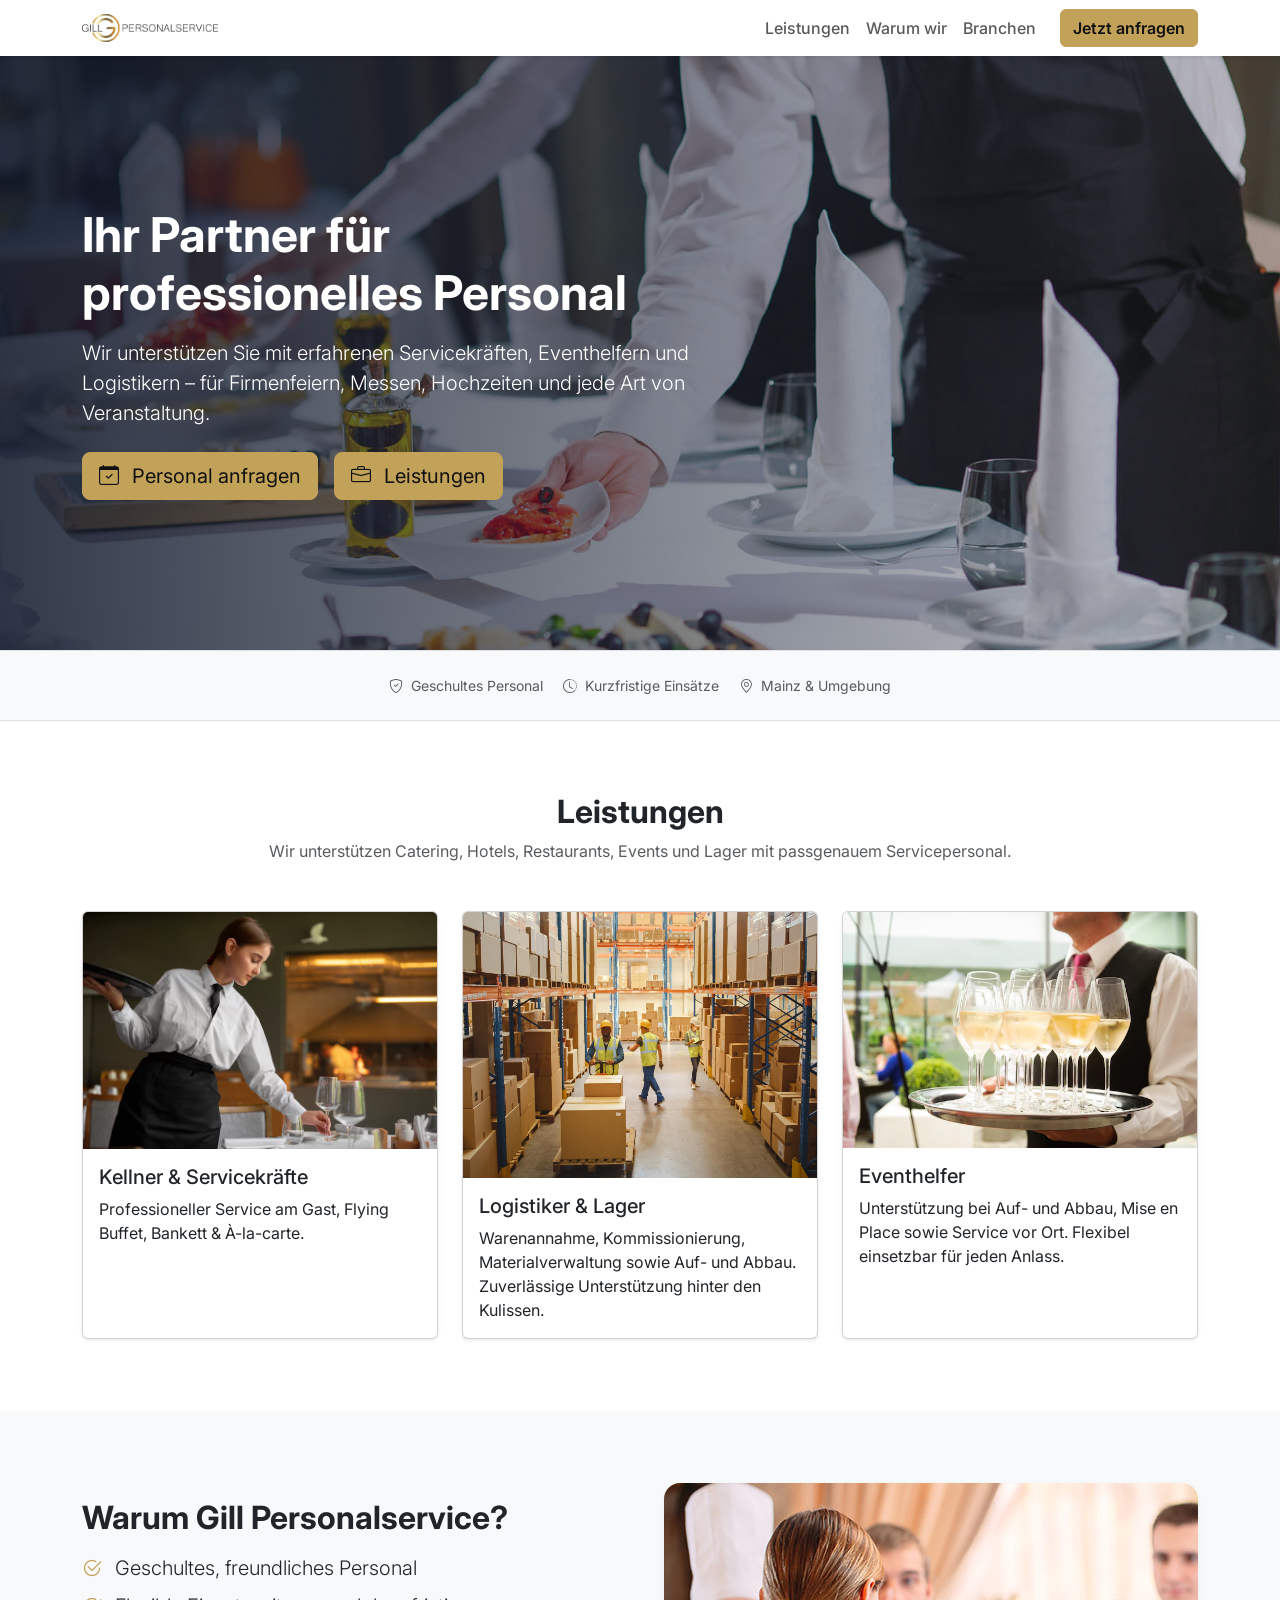
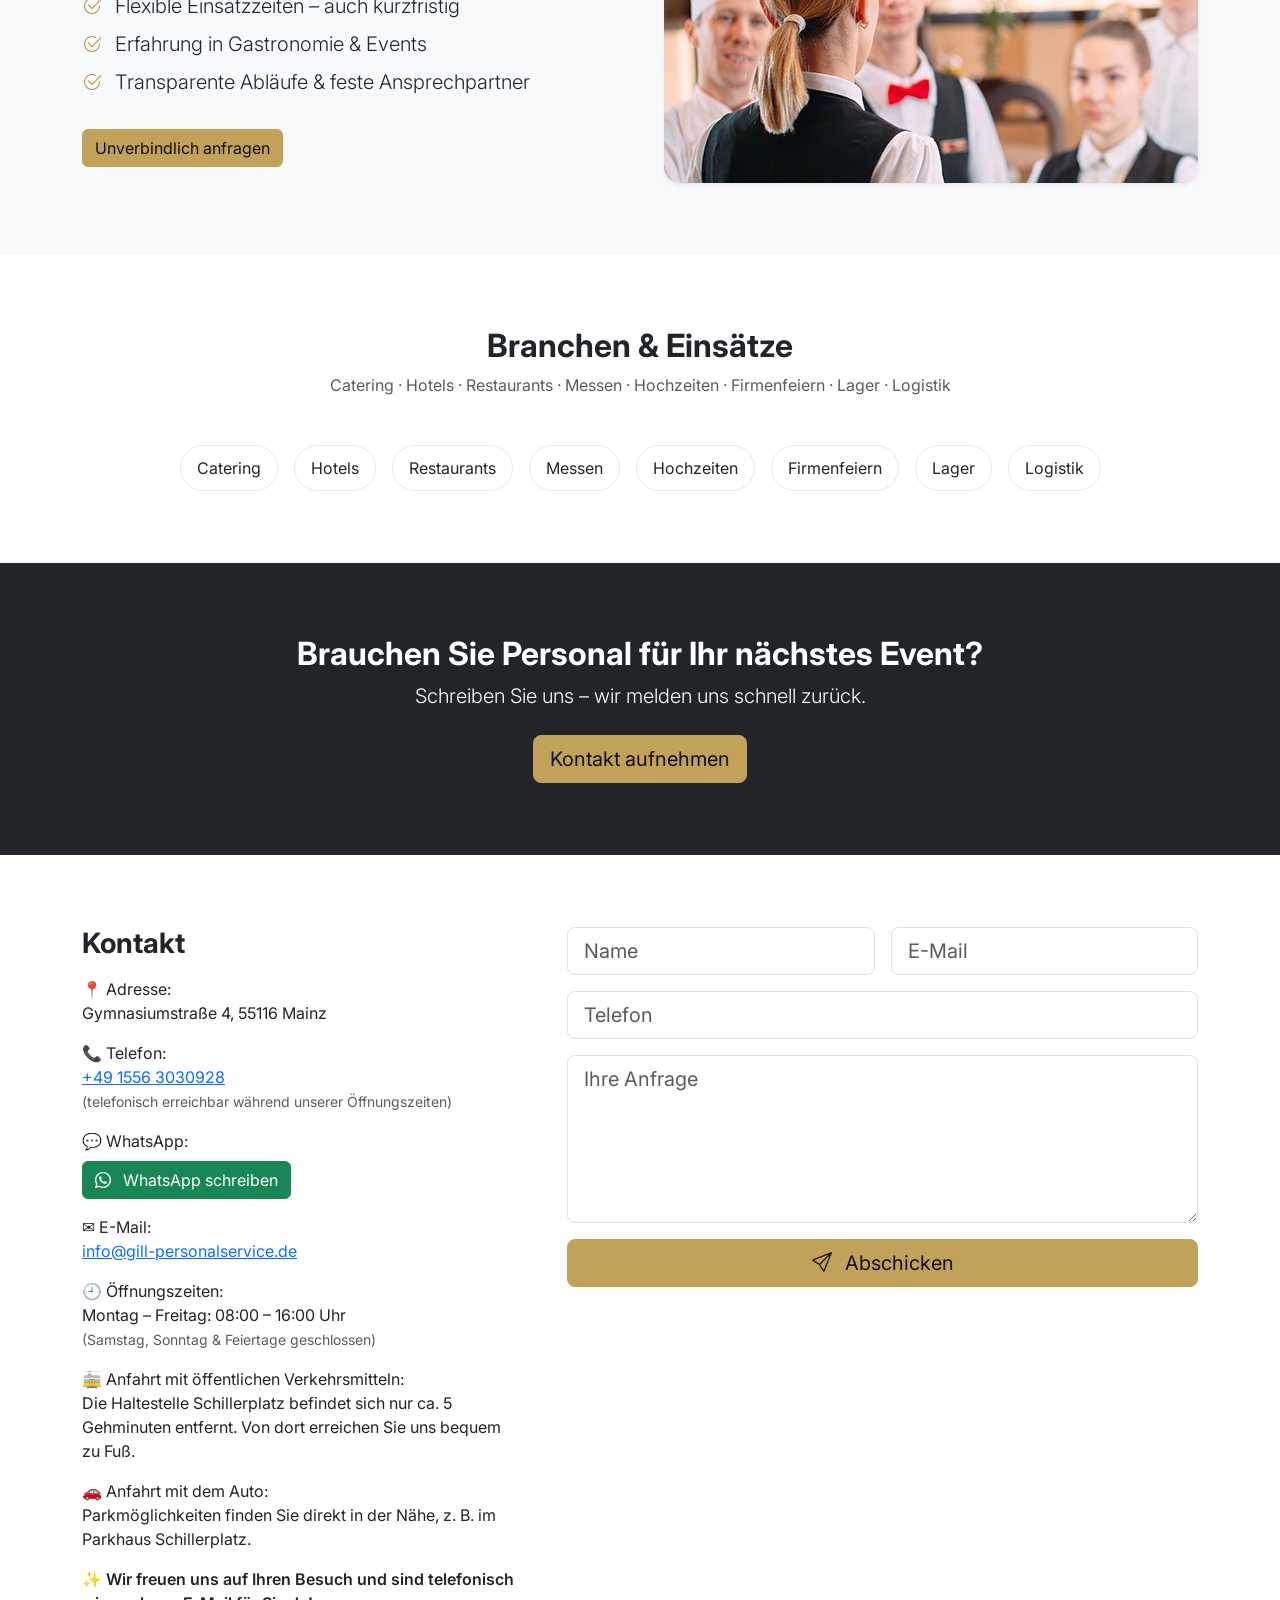
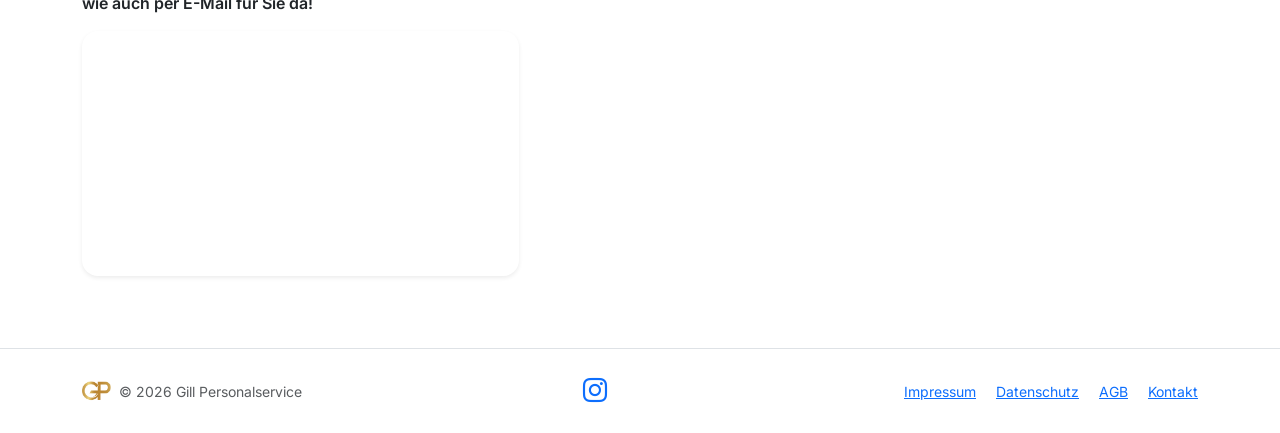
<file: index.html>
<!doctype html>
<html lang="de">
<head>
  <meta charset="utf-8">
  <meta name="viewport" content="width=device-width, initial-scale=1">
  <title>Gill Personalservice – Ihr Partner für professionelles Personal</title>
  <meta name="description" content="Zuverlässige Kellner, Logistiker, Lager und Eventhelfer für Hotels, Gastronomie und Veranstaltungen.">
  <link href="https://cdn.jsdelivr.net/npm/bootstrap@5.3.3/dist/css/bootstrap.min.css" rel="stylesheet">
  <link href="https://fonts.googleapis.com/css2?family=Inter:wght@400;500;600;700&display=swap" rel="stylesheet">
  <link href="https://cdn.jsdelivr.net/npm/bootstrap-icons@1.11.3/font/bootstrap-icons.css" rel="stylesheet">
  <link href="assets/css/style.css" rel="stylesheet">
  <link rel="icon" href="Gill-Personalservice_logo_klein_weiss_2_TO_DO.png">
  
  <link href="https://cdn.jsdelivr.net/npm/bootstrap@5.3.3/dist/css/bootstrap.min.css" rel="stylesheet">
<link href="https://fonts.googleapis.com/css2?family=Inter:wght@400;500;600;700&display=swap" rel="stylesheet">
<link href="assets/css/style.css" rel="stylesheet">

</head>
<body>
<!-- NAV -->
<nav class="navbar navbar-expand-lg navbar-light sticky-top shadow-sm bg-white">
  <div class="container">
    <a class="navbar-brand d-flex align-items-center gap-2" href="#">
      <img src="Logo_ORIG_1.jpg" alt="Gill Personalservice" height="28">
      <span class="fw-semibold"></span>
    </a>
    <button class="navbar-toggler" type="button" data-bs-toggle="collapse" data-bs-target="#nav">
      <span class="navbar-toggler-icon"></span>
    </button>
    <div class="collapse navbar-collapse" id="nav">
      <ul class="navbar-nav ms-auto align-items-lg-center">
        <li class="nav-item"><a class="nav-link" href="#leistungen">Leistungen</a></li>
        <li class="nav-item"><a class="nav-link" href="#warum">Warum wir</a></li>
        <li class="nav-item"><a class="nav-link" href="#branchen">Branchen</a></li>
        <li class="nav-item"><a class="btn btn-accent btn-accent-glow ms-lg-3" href="#kontakt">Jetzt anfragen</a></li>
      </ul>
    </div>
  </div>
</nav>

<!-- HERO -->
<header class="hero d-flex align-items-center text-white">
  <div class="container py-5">
    <div class="row align-items-center">
      <div class="col-lg-7">
        <h1 class="display-5 fw-bold">Ihr Partner für professionelles Personal</h1>
        <p class="lead mt-3">Wir unterstützen Sie mit erfahrenen Servicekräften, Eventhelfern und Logistikern – für Firmenfeiern, Messen, Hochzeiten und jede Art von Veranstaltung.</p>
        <div class="d-flex gap-3 mt-4">
          <a href="#kontakt" class="btn btn-accent btn-lg"><i class="bi bi-calendar-check me-2"></i> Personal anfragen</a>
          <a href="#leistungen" class="btn btn-accent btn-lg"><i class="bi bi-briefcase me-2"></i> Leistungen</a>
        </div>
      </div>
    </div>
  </div>
  <div class="hero-bg" style="background-image:url('assets/img/catering-service-personal.jpeg');"></div>
  <div class="hero-overlay"></div>
</header>

<!-- TRUST / BADGES (опционально) -->
<section class="py-4 bg-light border-top border-bottom">
  <div class="container text-center small text-muted">
    <span class="me-3"><i class="bi bi-shield-check me-1"></i> Geschultes Personal</span>
    <span class="me-3"><i class="bi bi-clock-history me-1"></i> Kurzfristige Einsätze</span>
    <span><i class="bi bi-geo-alt me-1"></i> Mainz & Umgebung</span>
  </div>
</section>

<!-- LEISTUNGEN -->
<section id="leistungen" class="py-6">
  <div class="container">
    <div class="text-center mb-5">
      <h2 class="fw-bold">Leistungen</h2>
      <p class="text-muted">Wir unterstützen Catering, Hotels, Restaurants, Events und Lager mit passgenauem Servicepersonal.</p>
    </div>
    <div class="row g-4">
      <div class="col-md-4">
        <div class="card h-100 shadow-sm lift">
          <img class="card-img-top" src="assets/img/image (1).png" alt="Kellner & Servicekräfte">
          <div class="card-body">
            <h5 class="card-title">Kellner & Servicekräfte</h5>
            <p class="card-text">Professioneller Service am Gast, Flying Buffet, Bankett & À-la-carte.</p>
          </div>
        </div>
      </div>
      <div class="col-md-4">
        <div class="card h-100 shadow-sm lift">
          <img class="card-img-top" src="fachlagerist-lagerlogistik.jpg" alt="Logistiker, Lager">
          <div class="card-body">
            <h5 class="card-title">Logistiker & Lager</h5>
            <p class="card-text">Warenannahme, Kommissionierung, Materialverwaltung sowie Auf- und Abbau. Zuverlässige Unterstützung hinter den Kulissen.</p>
          </div>
        </div>
      </div>
      <div class="col-md-4">
        <div class="card h-100 shadow-sm lift">
          <img class="card-img-top" src="midsection-von-kellner-mit-weinglaesern-im-restaurant_1048944-6241813.jpg" alt="Eventhelfer">
          <div class="card-body">
            <h5 class="card-title">Eventhelfer</h5>
            <p class="card-text">Unterstützung bei Auf- und Abbau, Mise en Place sowie Service vor Ort. Flexibel einsetzbar für jeden Anlass.</p>
          </div>
        </div>
      </div>
    </div>
  </div>
</section>

<!-- WARUM WIR -->
<section id="warum" class="py-6 bg-light">
  <div class="container">
    <div class="row align-items-center g-5">
      <div class="col-lg-6">
        <h2 class="fw-bold">Warum Gill Personalservice?</h2>
        <ul class="list-unstyled mt-3 lead">
          <li class="mb-2"><i class="bi bi-check2-circle text-accent me-2"></i> Geschultes, freundliches Personal</li>
          <li class="mb-2"><i class="bi bi-check2-circle text-accent me-2"></i> Flexible Einsatzzeiten – auch kurzfristig</li>
          <li class="mb-2"><i class="bi bi-check2-circle text-accent me-2"></i> Erfahrung in Gastronomie & Events</li>
          <li class="mb-2"><i class="bi bi-check2-circle text-accent me-2"></i> Transparente Abläufe & feste Ansprechpartner</li>
        </ul>
        <a href="#kontakt" class="btn btn-accent btn-accent-glow mt-3">Unverbindlich anfragen</a>
      </div>
      <div class="col-lg-6">
        <div class="ratio ratio-16x9 rounded-4 shadow-sm bg-cover" style="background-image:url('assets/img/professionelles-servicepersonal-berlin.jpg');"></div>
      </div>
    </div>
  </div>
</section>

<!-- BRANCHEN -->
<section id="branchen" class="py-6">
  <div class="container">
    <div class="text-center mb-5">
      <h2 class="fw-bold">Branchen & Einsätze</h2>
      <p class="text-muted">Catering · Hotels · Restaurants · Messen · Hochzeiten · Firmenfeiern · Lager · Logistik</p>
    </div>
    <div class="d-flex flex-wrap justify-content-center gap-3">
      <div class="pill">Catering</div>
      <div class="pill">Hotels</div>
      <div class="pill">Restaurants</div>
      <div class="pill">Messen</div>
      <div class="pill">Hochzeiten</div>
      <div class="pill">Firmenfeiern</div>
      <div class="pill">Lager</div>
      <div class="pill">Logistik</div>
    </div>
  </div>
</section>

<!-- CTA BIG -->
<section class="py-6 bg-dark text-white text-center">
  <div class="container">
    <h2 class="fw-bold">Brauchen Sie Personal für Ihr nächstes Event?</h2>
    <p class="lead mt-2">Schreiben Sie uns – wir melden uns schnell zurück.</p>
    <a href="#kontakt" class="btn btn-accent btn-accent-glow btn-lg mt-2">Kontakt aufnehmen</a>
  </div>
</section>

<!-- KONTAKT -->
<section id="kontakt" class="py-6">
  <div class="container">
    <div class="row g-5">
      
      <!-- Linke Spalte: Kontaktdaten -->
      <div class="col-lg-5">
        <h3 class="fw-bold mb-3">Kontakt</h3>

        <p>📍 Adresse:<br>
        Gymnasiumstraße 4, 55116 Mainz</p>

<p>📞 Telefon:<br>
  <a href="tel:+4915563030928">+49 1556 3030928</a><br>
  <small class="text-muted">(telefonisch erreichbar während unserer Öffnungszeiten)</small>
</p>

<p>💬 WhatsApp:<br>
  <a href="https://wa.me/4915563030928" 
     target="_blank" 
     class="btn btn-success mt-2">
    <i class="bi bi-whatsapp me-2"></i> WhatsApp schreiben
  </a>
</p>

        <p>✉️ E-Mail:<br>
        <a href="mailto:info@gill-personalservice.de">info@gill-personalservice.de</a></p>

        <p>🕘 Öffnungszeiten:<br>
        Montag – Freitag: 08:00 – 16:00 Uhr<br>
        <small class="text-muted">(Samstag, Sonntag & Feiertage geschlossen)</small></p>

        <p>🚋 Anfahrt mit öffentlichen Verkehrsmitteln:<br>
        Die Haltestelle Schillerplatz befindet sich nur ca. 5 Gehminuten entfernt. Von dort erreichen Sie uns bequem zu Fuß.</p>

        <p>🚗 Anfahrt mit dem Auto:<br>
        Parkmöglichkeiten finden Sie direkt in der Nähe, z. B. im Parkhaus Schillerplatz.</p>

        <p class="fw-semibold">✨ Wir freuen uns auf Ihren Besuch und sind telefonisch wie auch per E-Mail für Sie da!</p>

        <!-- Google Maps -->
        <div class="ratio ratio-16x9 rounded-4 shadow-sm overflow-hidden mt-3">
          <iframe
            src="https://www.google.com/maps?q=Gymnasiumstraße%204,%2055116%20Mainz&output=embed"
            style="border:0;" allowfullscreen="" loading="lazy"
            referrerpolicy="no-referrer-when-downgrade">
          </iframe>
        </div>
      </div>

      <!-- Rechte Spalte: Formular -->
      <div class="col-lg-7">
        <!-- отправка через Formspree (замени XXXXX на свой ID) -->
        <form action="https://formspree.io/f/xgvnyvnv" method="POST" class="row g-3">
          <div class="col-md-6">
            <input class="form-control form-control-lg" name="name" placeholder="Name" required>
          </div>
          <div class="col-md-6">
            <input class="form-control form-control-lg" type="email" name="email" placeholder="E-Mail" required>
          </div>
          <div class="col-12">
            <input class="form-control form-control-lg" name="telefon" placeholder="Telefon">
          </div>
          <div class="col-12">
            <textarea class="form-control form-control-lg" name="nachricht" rows="5" placeholder="Ihre Anfrage"></textarea>
          </div>
          <div class="col-12">
            <button class="btn btn-accent btn-accent-glow btn-lg w-100" type="submit">
              <i class="bi bi-send me-2"></i> Abschicken
            </button>
          </div>
        </form>
      </div>

    </div>
  </div>
</section>


<!-- FOOTER -->
<footer class="border-top py-4">
  <div class="container d-flex flex-wrap justify-content-between align-items-center gap-3">
    <div class="d-flex align-items-center gap-2">
      <img src="Gill-Personalservice_logo_klein_weiss_2.png" alt="" height="20">
      <span class="small text-muted">© <span id="y"></span> Gill Personalservice</span>
    </div>
    <a class="me-3" href="https://www.instagram.com/gillpersonalservice" target="_blank" rel="noopener">
  <i class="bi bi-instagram" style="font-size:1.5rem;"></i>
</a>
    <div class="small">



      <a class="me-3" href="impressum.html">Impressum</a>
      <a class="me-3" href="datenschutz.html">Datenschutz</a>
      <a class="me-3" href="agb.html">AGB</a>
      <a href="#kontakt">Kontakt</a>
    </div>
  </div>
</footer>

<script src="https://cdn.jsdelivr.net/npm/bootstrap@5.3.3/dist/js/bootstrap.bundle.min.js"></script>
<script src="assets/js/script.js"></script>
</body>
</html>
</file>
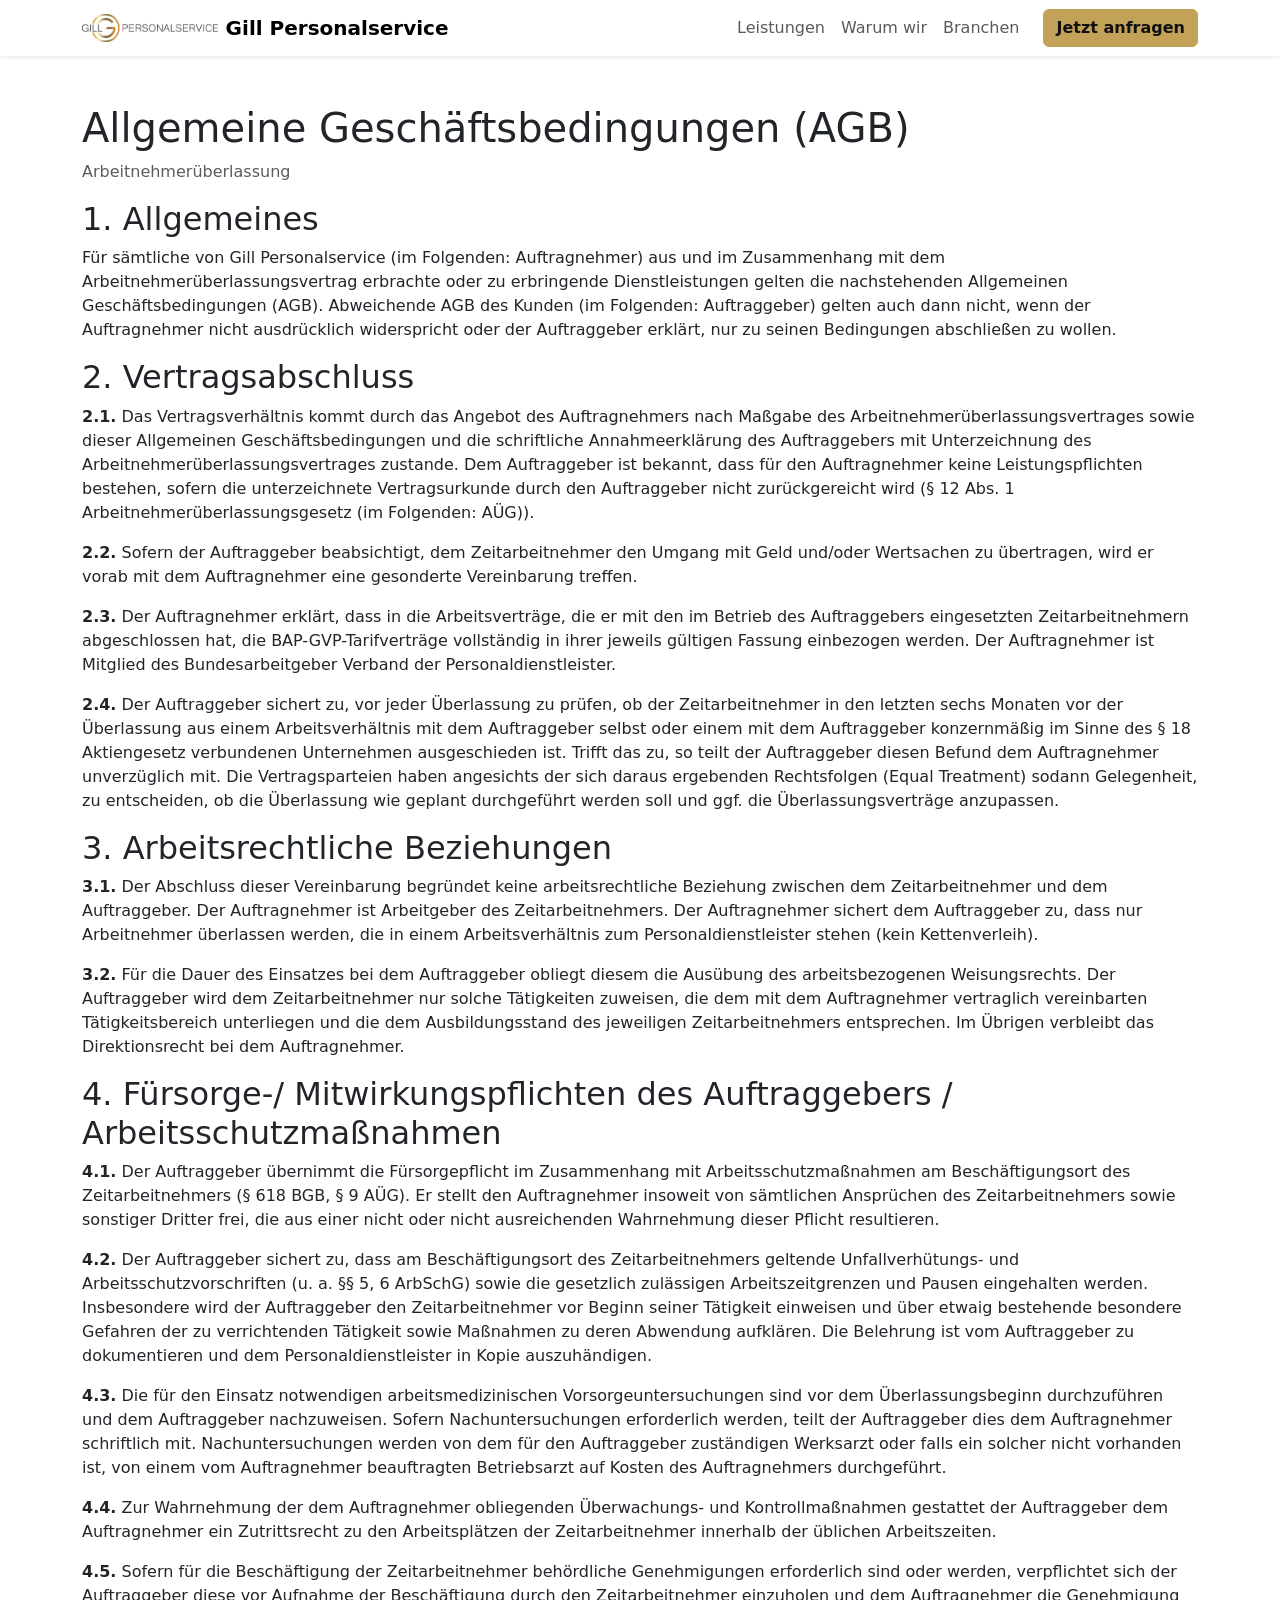
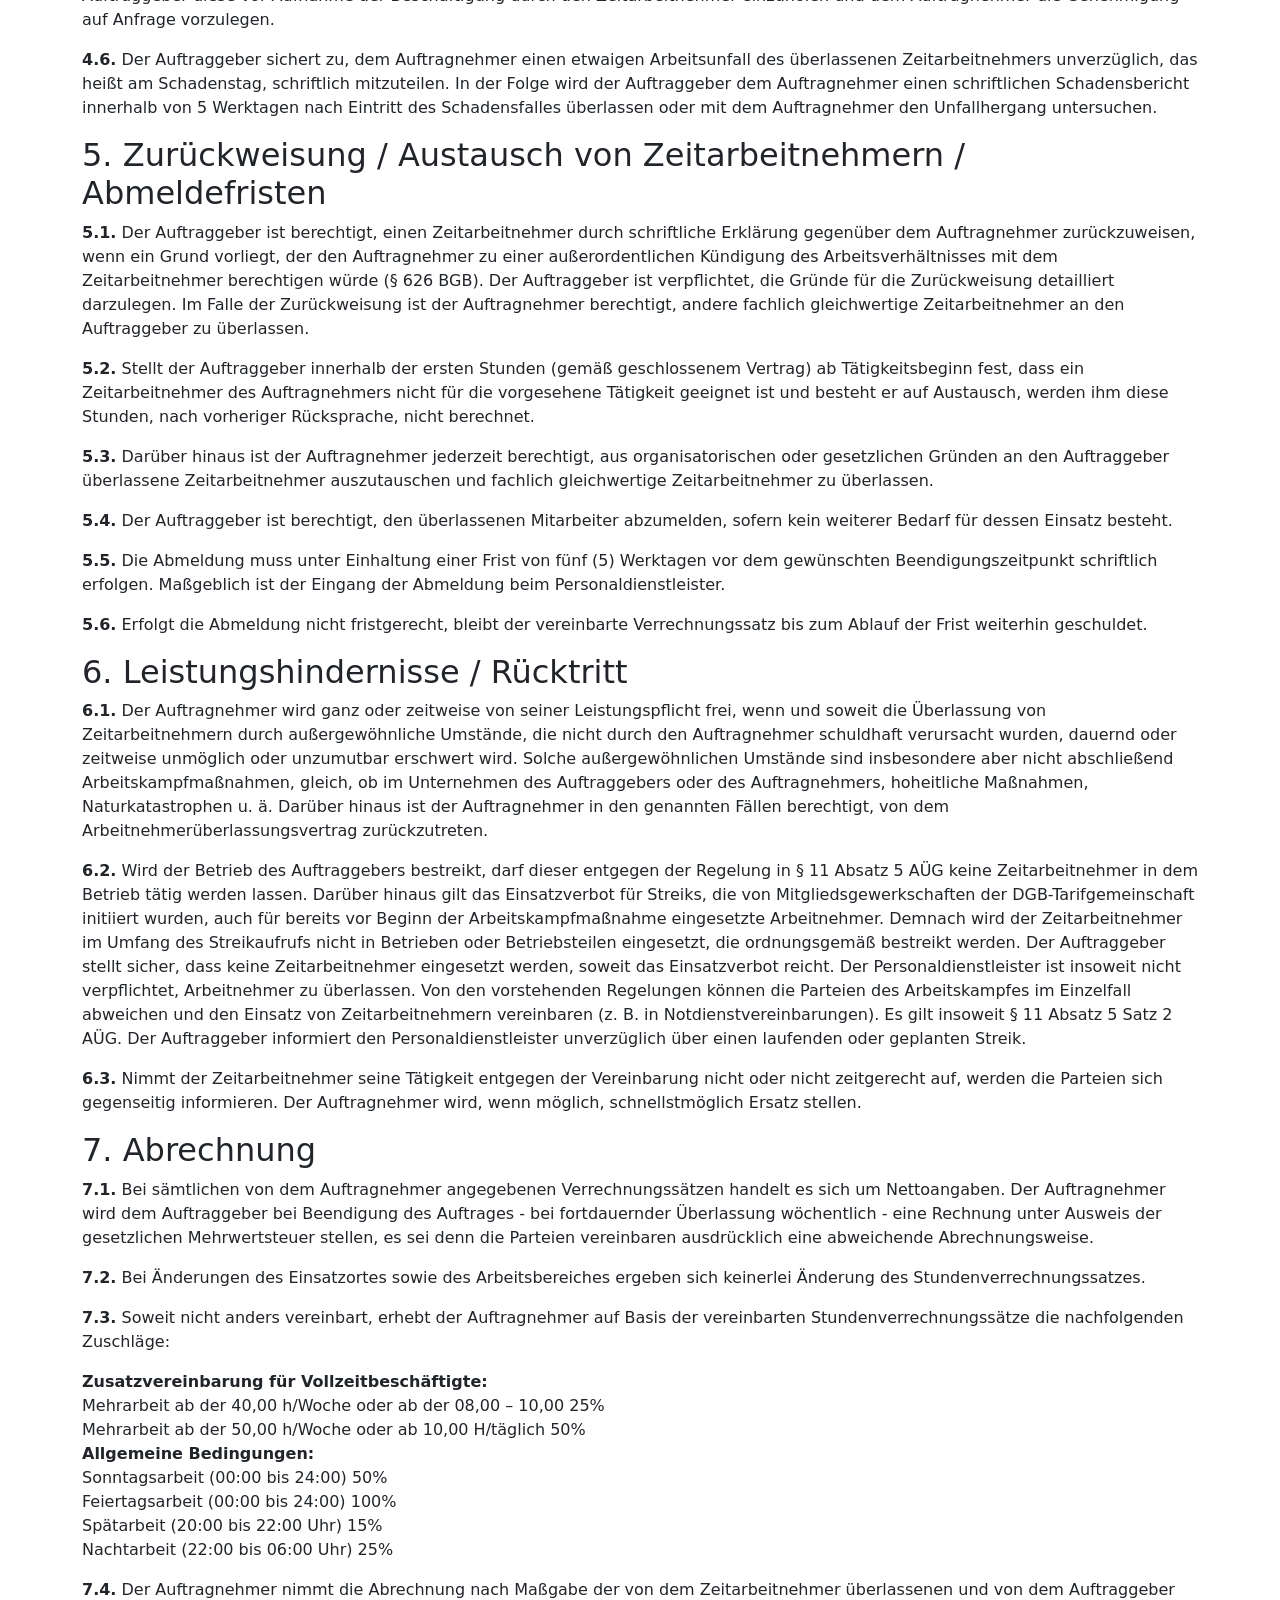
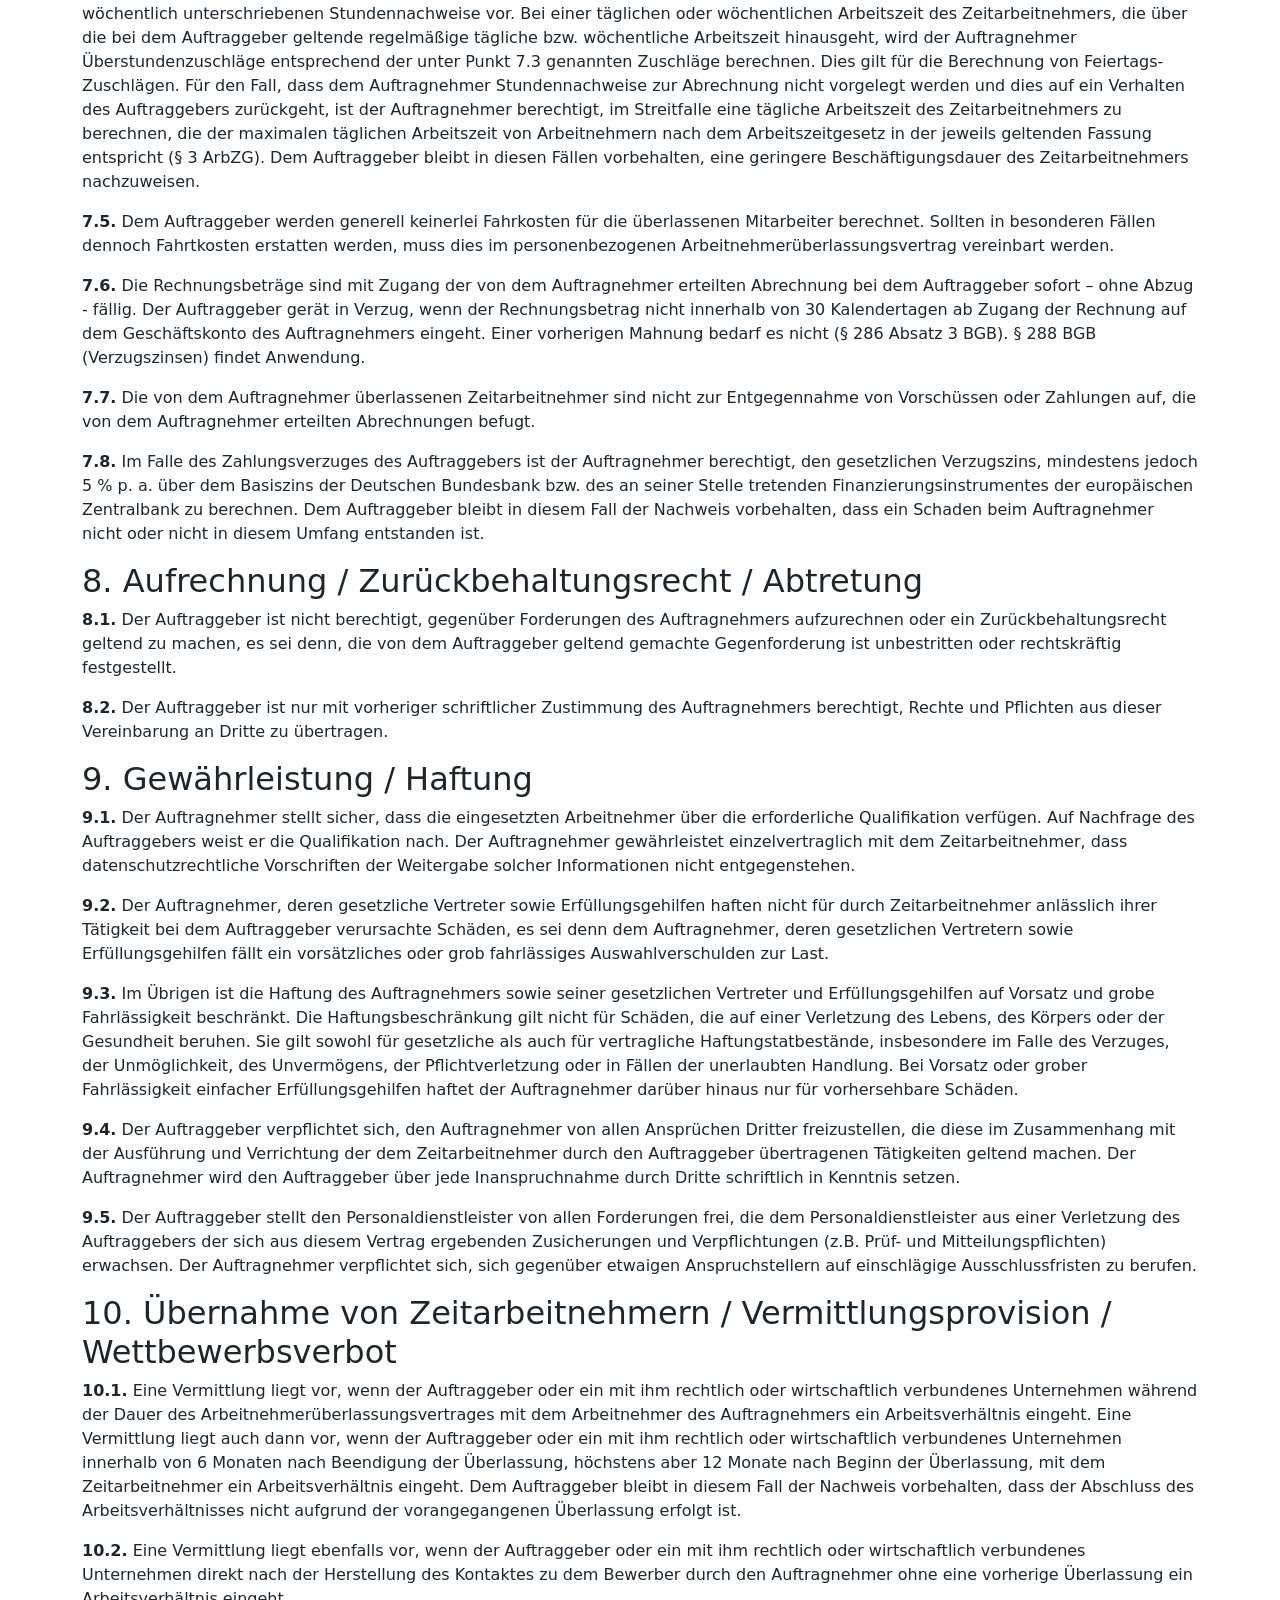
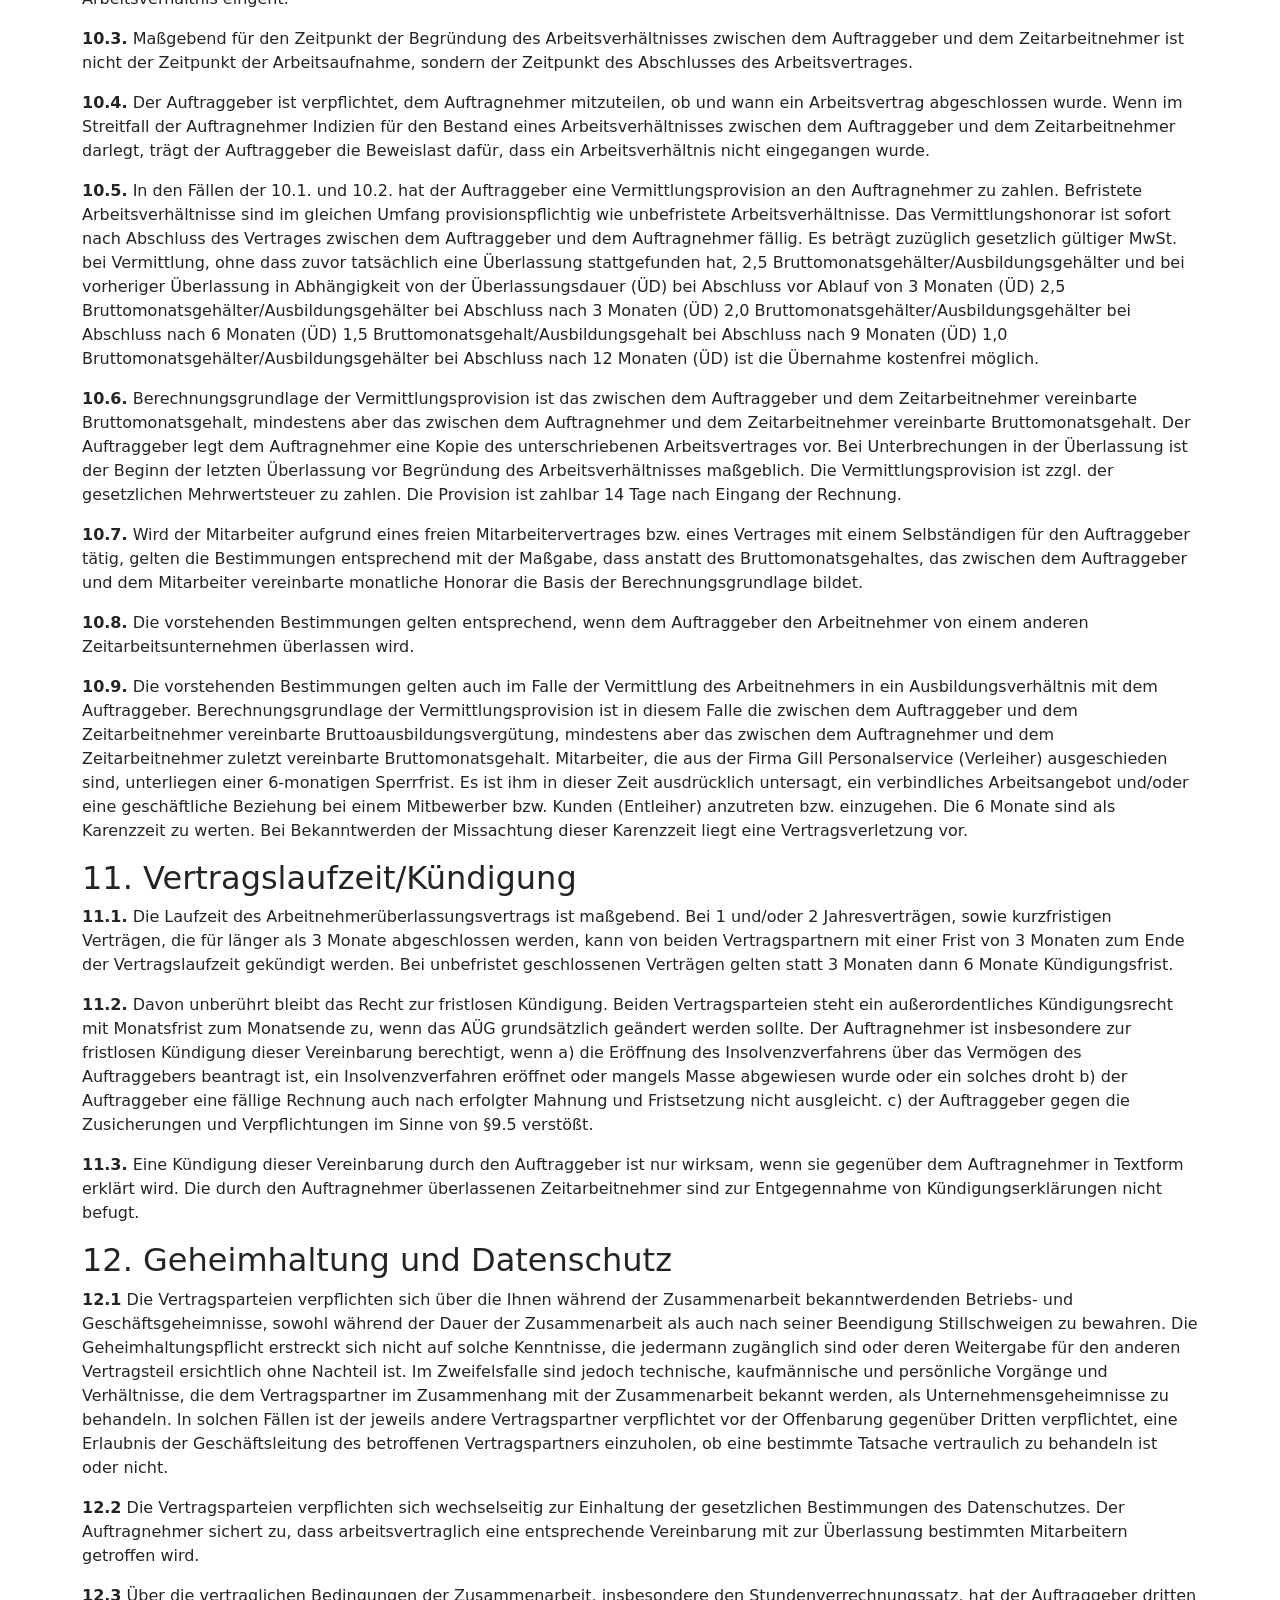
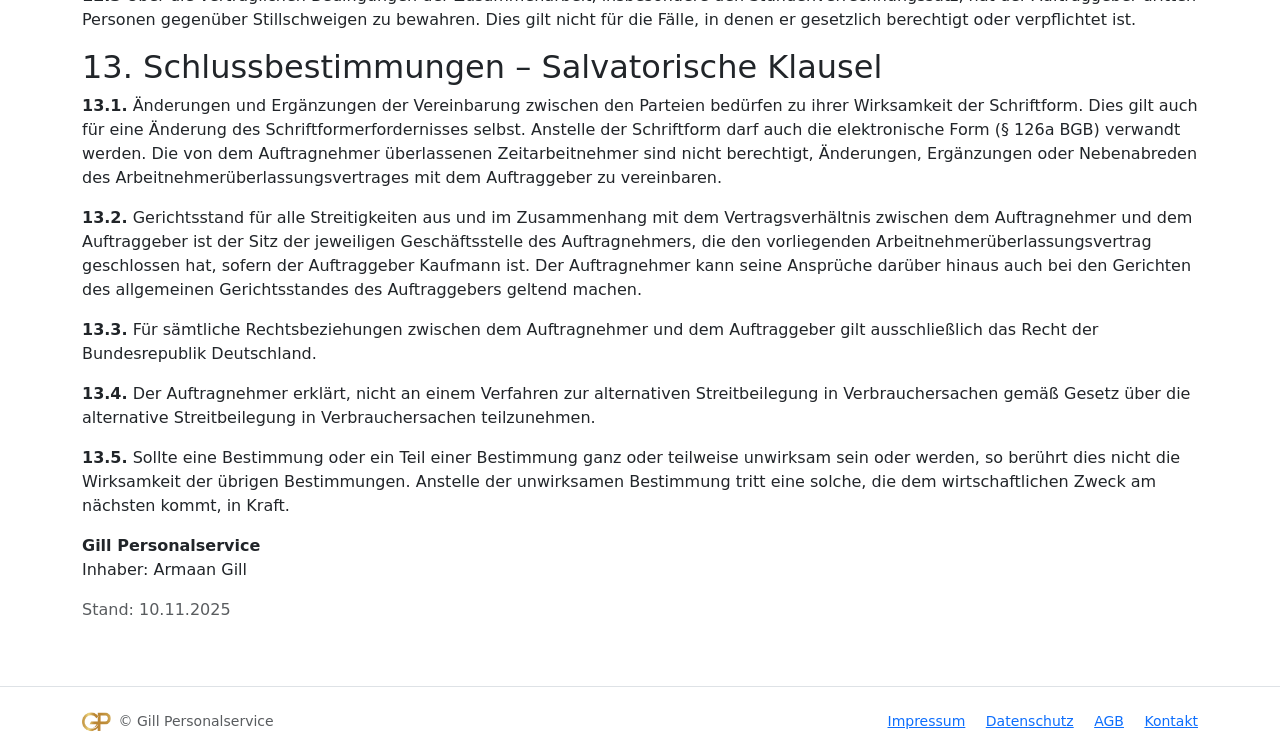
<file: agb.html>
<!doctype html>
<html lang="de">
<head>
  <meta charset="utf-8">
  <meta name="viewport" content="width=device-width, initial-scale=1">
  <title>AGB – Gill Personalservice</title>
  <link href="https://cdn.jsdelivr.net/npm/bootstrap@5.3.3/dist/css/bootstrap.min.css" rel="stylesheet">
  <link href="assets/css/style.css" rel="stylesheet">
  <link rel="icon" href="Gill-Personalservice_logo_klein_weiss_2_TO_DO.png">
</head>
<body>

<!-- NAVBAR -->
<nav class="navbar navbar-expand-lg navbar-light sticky-top shadow-sm bg-white">
  <div class="container">
    <a class="navbar-brand d-flex align-items-center gap-2" href="index.html">
      <img src="Logo_ORIG_1.jpg" alt="Gill Personalservice" height="28">
      <span class="fw-semibold">Gill Personalservice</span>
    </a>
    <button class="navbar-toggler" type="button" data-bs-toggle="collapse" data-bs-target="#nav">
      <span class="navbar-toggler-icon"></span>
    </button>
    <div class="collapse navbar-collapse" id="nav">
      <ul class="navbar-nav ms-auto align-items-lg-center">
        <li class="nav-item"><a class="nav-link" href="index.html#leistungen">Leistungen</a></li>
        <li class="nav-item"><a class="nav-link" href="index.html#warum">Warum wir</a></li>
        <li class="nav-item"><a class="nav-link" href="index.html#branchen">Branchen</a></li>
        <li class="nav-item"><a class="btn btn-accent ms-lg-3" href="index.html#kontakt">Jetzt anfragen</a></li>
      </ul>
    </div>
  </div>
</nav>

<!-- CONTENT -->
<div class="container py-5">
  <h1>Allgemeine Geschäftsbedingungen (AGB)</h1>
  <p class="text-muted">Arbeitnehmerüberlassung</p>

  <h2>1. Allgemeines</h2>
  <p>Für sämtliche von Gill Personalservice (im Folgenden: Auftragnehmer) aus und im Zusammenhang mit dem Arbeitnehmerüberlassungsvertrag erbrachte oder zu erbringende Dienstleistungen gelten die nachstehenden Allgemeinen Geschäftsbedingungen (AGB). Abweichende AGB des Kunden (im Folgenden: Auftraggeber) gelten auch dann nicht, wenn der Auftragnehmer nicht ausdrücklich widerspricht oder der Auftraggeber erklärt, nur zu seinen Bedingungen abschließen zu wollen.</p>

  <h2>2. Vertragsabschluss</h2>
  <p><strong>2.1.</strong> Das Vertragsverhältnis kommt durch das Angebot des Auftragnehmers nach Maßgabe des Arbeitnehmerüberlassungsvertrages sowie dieser Allgemeinen Geschäftsbedingungen und die schriftliche Annahmeerklärung des Auftraggebers mit Unterzeichnung des Arbeitnehmerüberlassungsvertrages zustande. Dem Auftraggeber ist bekannt, dass für den Auftragnehmer keine Leistungspflichten bestehen, sofern die unterzeichnete Vertragsurkunde durch den Auftraggeber nicht zurückgereicht wird (§ 12 Abs. 1 Arbeitnehmerüberlassungsgesetz (im Folgenden: AÜG)).</p>
  <p><strong>2.2.</strong> Sofern der Auftraggeber beabsichtigt, dem Zeitarbeitnehmer den Umgang mit Geld und/oder Wertsachen zu übertragen, wird er vorab mit dem Auftragnehmer eine gesonderte Vereinbarung treffen.</p>
  <p><strong>2.3.</strong> Der Auftragnehmer erklärt, dass in die Arbeitsverträge, die er mit den im Betrieb des Auftraggebers eingesetzten Zeitarbeitnehmern abgeschlossen hat, die BAP-GVP-Tarifverträge vollständig in ihrer jeweils gültigen Fassung einbezogen werden. Der Auftragnehmer ist Mitglied des Bundesarbeitgeber Verband der Personaldienstleister.</p>
  <p><strong>2.4.</strong> Der Auftraggeber sichert zu, vor jeder Überlassung zu prüfen, ob der Zeitarbeitnehmer in den letzten sechs Monaten vor der Überlassung aus einem Arbeitsverhältnis mit dem Auftraggeber selbst oder einem mit dem Auftraggeber konzernmäßig im Sinne des § 18 Aktiengesetz verbundenen Unternehmen ausgeschieden ist. Trifft das zu, so teilt der Auftraggeber diesen Befund dem Auftragnehmer unverzüglich mit. Die Vertragsparteien haben angesichts der sich daraus ergebenden Rechtsfolgen (Equal Treatment) sodann Gelegenheit, zu entscheiden, ob die Überlassung wie geplant durchgeführt werden soll und ggf. die Überlassungsverträge anzupassen.</p>

  <h2>3. Arbeitsrechtliche Beziehungen</h2>
  <p><strong>3.1.</strong> Der Abschluss dieser Vereinbarung begründet keine arbeitsrechtliche Beziehung zwischen dem Zeitarbeitnehmer und dem Auftraggeber. Der Auftragnehmer ist Arbeitgeber des Zeitarbeitnehmers. Der Auftragnehmer sichert dem Auftraggeber zu, dass nur Arbeitnehmer überlassen werden, die in einem Arbeitsverhältnis zum Personaldienstleister stehen (kein Kettenverleih).</p>
  <p><strong>3.2.</strong> Für die Dauer des Einsatzes bei dem Auftraggeber obliegt diesem die Ausübung des arbeitsbezogenen Weisungsrechts. Der Auftraggeber wird dem Zeitarbeitnehmer nur solche Tätigkeiten zuweisen, die dem mit dem Auftragnehmer vertraglich vereinbarten Tätigkeitsbereich unterliegen und die dem Ausbildungsstand des jeweiligen Zeitarbeitnehmers entsprechen. Im Übrigen verbleibt das Direktionsrecht bei dem Auftragnehmer.</p>

  <h2>4. Fürsorge-/ Mitwirkungspflichten des Auftraggebers / Arbeitsschutzmaßnahmen</h2>
  <p><strong>4.1.</strong> Der Auftraggeber übernimmt die Fürsorgepflicht im Zusammenhang mit Arbeitsschutzmaßnahmen am Beschäftigungsort des Zeitarbeitnehmers (§ 618 BGB, § 9 AÜG). Er stellt den Auftragnehmer insoweit von sämtlichen Ansprüchen des Zeitarbeitnehmers sowie sonstiger Dritter frei, die aus einer nicht oder nicht ausreichenden Wahrnehmung dieser Pflicht resultieren.</p>
  <p><strong>4.2.</strong> Der Auftraggeber sichert zu, dass am Beschäftigungsort des Zeitarbeitnehmers geltende Unfallverhütungs- und Arbeitsschutzvorschriften (u. a. §§ 5, 6 ArbSchG) sowie die gesetzlich zulässigen Arbeitszeitgrenzen und Pausen eingehalten werden. Insbesondere wird der Auftraggeber den Zeitarbeitnehmer vor Beginn seiner Tätigkeit einweisen und über etwaig bestehende besondere Gefahren der zu verrichtenden Tätigkeit sowie Maßnahmen zu deren Abwendung aufklären. Die Belehrung ist vom Auftraggeber zu dokumentieren und dem Personaldienstleister in Kopie auszuhändigen.</p>
  <p><strong>4.3.</strong> Die für den Einsatz notwendigen arbeitsmedizinischen Vorsorgeuntersuchungen sind vor dem Überlassungsbeginn durchzuführen und dem Auftraggeber nachzuweisen. Sofern Nachuntersuchungen erforderlich werden, teilt der Auftraggeber dies dem Auftragnehmer schriftlich mit. Nachuntersuchungen werden von dem für den Auftraggeber zuständigen Werksarzt oder falls ein solcher nicht vorhanden ist, von einem vom Auftragnehmer beauftragten Betriebsarzt auf Kosten des Auftragnehmers durchgeführt.</p>
  <p><strong>4.4.</strong> Zur Wahrnehmung der dem Auftragnehmer obliegenden Überwachungs- und Kontrollmaßnahmen gestattet der Auftraggeber dem Auftragnehmer ein Zutrittsrecht zu den Arbeitsplätzen der Zeitarbeitnehmer innerhalb der üblichen Arbeitszeiten.</p>
  <p><strong>4.5.</strong> Sofern für die Beschäftigung der Zeitarbeitnehmer behördliche Genehmigungen erforderlich sind oder werden, verpflichtet sich der Auftraggeber diese vor Aufnahme der Beschäftigung durch den Zeitarbeitnehmer einzuholen und dem Auftragnehmer die Genehmigung auf Anfrage vorzulegen.</p>
  <p><strong>4.6.</strong> Der Auftraggeber sichert zu, dem Auftragnehmer einen etwaigen Arbeitsunfall des überlassenen Zeitarbeitnehmers unverzüglich, das heißt am Schadenstag, schriftlich mitzuteilen. In der Folge wird der Auftraggeber dem Auftragnehmer einen schriftlichen Schadensbericht innerhalb von 5 Werktagen nach Eintritt des Schadensfalles überlassen oder mit dem Auftragnehmer den Unfallhergang untersuchen.</p>

  <h2>5. Zurückweisung / Austausch von Zeitarbeitnehmern / Abmeldefristen</h2>
  <p><strong>5.1.</strong> Der Auftraggeber ist berechtigt, einen Zeitarbeitnehmer durch schriftliche Erklärung gegenüber dem Auftragnehmer zurückzuweisen, wenn ein Grund vorliegt, der den Auftragnehmer zu einer außerordentlichen Kündigung des Arbeitsverhältnisses mit dem Zeitarbeitnehmer berechtigen würde (§ 626 BGB). Der Auftraggeber ist verpflichtet, die Gründe für die Zurückweisung detailliert darzulegen. Im Falle der Zurückweisung ist der Auftragnehmer berechtigt, andere fachlich gleichwertige Zeitarbeitnehmer an den Auftraggeber zu überlassen.</p>
  <p><strong>5.2.</strong> Stellt der Auftraggeber innerhalb der ersten Stunden (gemäß geschlossenem Vertrag) ab Tätigkeitsbeginn fest, dass ein Zeitarbeitnehmer des Auftragnehmers nicht für die vorgesehene Tätigkeit geeignet ist und besteht er auf Austausch, werden ihm diese Stunden, nach vorheriger Rücksprache, nicht berechnet.</p>
  <p><strong>5.3.</strong> Darüber hinaus ist der Auftragnehmer jederzeit berechtigt, aus organisatorischen oder gesetzlichen Gründen an den Auftraggeber überlassene Zeitarbeitnehmer auszutauschen und fachlich gleichwertige Zeitarbeitnehmer zu überlassen.</p>
  <p><strong>5.4.</strong> Der Auftraggeber ist berechtigt, den überlassenen Mitarbeiter abzumelden, sofern kein weiterer Bedarf für dessen Einsatz besteht.</p>
  <p><strong>5.5.</strong> Die Abmeldung muss unter Einhaltung einer Frist von fünf (5) Werktagen vor dem gewünschten Beendigungszeitpunkt schriftlich erfolgen. Maßgeblich ist der Eingang der Abmeldung beim Personaldienstleister.</p>
  <p><strong>5.6.</strong> Erfolgt die Abmeldung nicht fristgerecht, bleibt der vereinbarte Verrechnungssatz bis zum Ablauf der Frist weiterhin geschuldet.</p>

  <h2>6. Leistungshindernisse / Rücktritt</h2>
  <p><strong>6.1.</strong> Der Auftragnehmer wird ganz oder zeitweise von seiner Leistungspflicht frei, wenn und soweit die Überlassung von Zeitarbeitnehmern durch außergewöhnliche Umstände, die nicht durch den Auftragnehmer schuldhaft verursacht wurden, dauernd oder zeitweise unmöglich oder unzumutbar erschwert wird. Solche außergewöhnlichen Umstände sind insbesondere aber nicht abschließend Arbeitskampfmaßnahmen, gleich, ob im Unternehmen des Auftraggebers oder des Auftragnehmers, hoheitliche Maßnahmen, Naturkatastrophen u. ä. Darüber hinaus ist der Auftragnehmer in den genannten Fällen berechtigt, von dem Arbeitnehmerüberlassungsvertrag zurückzutreten.</p>
  <p><strong>6.2.</strong> Wird der Betrieb des Auftraggebers bestreikt, darf dieser entgegen der Regelung in § 11 Absatz 5 AÜG keine Zeitarbeitnehmer in dem Betrieb tätig werden lassen. Darüber hinaus gilt das Einsatzverbot für Streiks, die von Mitgliedsgewerkschaften der DGB-Tarifgemeinschaft initiiert wurden, auch für bereits vor Beginn der Arbeitskampfmaßnahme eingesetzte Arbeitnehmer. Demnach wird der Zeitarbeitnehmer im Umfang des Streikaufrufs nicht in Betrieben oder Betriebsteilen eingesetzt, die ordnungsgemäß bestreikt werden. Der Auftraggeber stellt sicher, dass keine Zeitarbeitnehmer eingesetzt werden, soweit das Einsatzverbot reicht. Der Personaldienstleister ist insoweit nicht verpflichtet, Arbeitnehmer zu überlassen. Von den vorstehenden Regelungen können die Parteien des Arbeitskampfes im Einzelfall abweichen und den Einsatz von Zeitarbeitnehmern vereinbaren (z. B. in Notdienstvereinbarungen). Es gilt insoweit § 11 Absatz 5 Satz 2 AÜG. Der Auftraggeber informiert den Personaldienstleister unverzüglich über einen laufenden oder geplanten Streik.</p>
  <p><strong>6.3.</strong> Nimmt der Zeitarbeitnehmer seine Tätigkeit entgegen der Vereinbarung nicht oder nicht zeitgerecht auf, werden die Parteien sich gegenseitig informieren. Der Auftragnehmer wird, wenn möglich, schnellstmöglich Ersatz stellen.</p>

  <h2>7. Abrechnung</h2>
  <p><strong>7.1.</strong> Bei sämtlichen von dem Auftragnehmer angegebenen Verrechnungssätzen handelt es sich um Nettoangaben. Der Auftragnehmer wird dem Auftraggeber bei Beendigung des Auftrages - bei fortdauernder Überlassung wöchentlich - eine Rechnung unter Ausweis der gesetzlichen Mehrwertsteuer stellen, es sei denn die Parteien vereinbaren ausdrücklich eine abweichende Abrechnungsweise.</p>
  <p><strong>7.2.</strong> Bei Änderungen des Einsatzortes sowie des Arbeitsbereiches ergeben sich keinerlei Änderung des Stundenverrechnungssatzes.</p>
  <p><strong>7.3.</strong> Soweit nicht anders vereinbart, erhebt der Auftragnehmer auf Basis der vereinbarten Stundenverrechnungssätze die nachfolgenden Zuschläge:</p>
  <p><strong>Zusatzvereinbarung für Vollzeitbeschäftigte:</strong><br>
    Mehrarbeit ab der 40,00 h/Woche oder ab der 08,00 – 10,00 25%<br>
    Mehrarbeit ab der 50,00 h/Woche oder ab 10,00 H/täglich 50%<br>
    <strong>Allgemeine Bedingungen:</strong><br>
    Sonntagsarbeit (00:00 bis 24:00) 50%<br>
    Feiertagsarbeit (00:00 bis 24:00) 100%<br>
    Spätarbeit (20:00 bis 22:00 Uhr) 15%<br>
    Nachtarbeit (22:00 bis 06:00 Uhr) 25%
  </p>
  <p><strong>7.4.</strong> Der Auftragnehmer nimmt die Abrechnung nach Maßgabe der von dem Zeitarbeitnehmer überlassenen und von dem Auftraggeber wöchentlich unterschriebenen Stundennachweise vor. Bei einer täglichen oder wöchentlichen Arbeitszeit des Zeitarbeitnehmers, die über die bei dem Auftraggeber geltende regelmäßige tägliche bzw. wöchentliche Arbeitszeit hinausgeht, wird der Auftragnehmer Überstundenzuschläge entsprechend der unter Punkt 7.3 genannten Zuschläge berechnen. Dies gilt für die Berechnung von Feiertags- Zuschlägen. Für den Fall, dass dem Auftragnehmer Stundennachweise zur Abrechnung nicht vorgelegt werden und dies auf ein Verhalten des Auftraggebers zurückgeht, ist der Auftragnehmer berechtigt, im Streitfalle eine tägliche Arbeitszeit des Zeitarbeitnehmers zu berechnen, die der maximalen täglichen Arbeitszeit von Arbeitnehmern nach dem Arbeitszeitgesetz in der jeweils geltenden Fassung entspricht (§ 3 ArbZG). Dem Auftraggeber bleibt in diesen Fällen vorbehalten, eine geringere Beschäftigungsdauer des Zeitarbeitnehmers nachzuweisen.</p>
  <p><strong>7.5.</strong> Dem Auftraggeber werden generell keinerlei Fahrkosten für die überlassenen Mitarbeiter berechnet. Sollten in besonderen Fällen dennoch Fahrtkosten erstatten werden, muss dies im personenbezogenen Arbeitnehmerüberlassungsvertrag vereinbart werden.</p>
  <p><strong>7.6.</strong> Die Rechnungsbeträge sind mit Zugang der von dem Auftragnehmer erteilten Abrechnung bei dem Auftraggeber sofort – ohne Abzug - fällig. Der Auftraggeber gerät in Verzug, wenn der Rechnungsbetrag nicht innerhalb von 30 Kalendertagen ab Zugang der Rechnung auf dem Geschäftskonto des Auftragnehmers eingeht. Einer vorherigen Mahnung bedarf es nicht (§ 286 Absatz 3 BGB). § 288 BGB (Verzugszinsen) findet Anwendung.</p>
  <p><strong>7.7.</strong> Die von dem Auftragnehmer überlassenen Zeitarbeitnehmer sind nicht zur Entgegennahme von Vorschüssen oder Zahlungen auf, die von dem Auftragnehmer erteilten Abrechnungen befugt.</p>
  <p><strong>7.8.</strong> Im Falle des Zahlungsverzuges des Auftraggebers ist der Auftragnehmer berechtigt, den gesetzlichen Verzugszins, mindestens jedoch 5 % p. a. über dem Basiszins der Deutschen Bundesbank bzw. des an seiner Stelle tretenden Finanzierungsinstrumentes der europäischen Zentralbank zu berechnen. Dem Auftraggeber bleibt in diesem Fall der Nachweis vorbehalten, dass ein Schaden beim Auftragnehmer nicht oder nicht in diesem Umfang entstanden ist.</p>

  <h2>8. Aufrechnung / Zurückbehaltungsrecht / Abtretung</h2>
  <p><strong>8.1.</strong> Der Auftraggeber ist nicht berechtigt, gegenüber Forderungen des Auftragnehmers aufzurechnen oder ein Zurückbehaltungsrecht geltend zu machen, es sei denn, die von dem Auftraggeber geltend gemachte Gegenforderung ist unbestritten oder rechtskräftig festgestellt.</p>
  <p><strong>8.2.</strong> Der Auftraggeber ist nur mit vorheriger schriftlicher Zustimmung des Auftragnehmers berechtigt, Rechte und Pflichten aus dieser Vereinbarung an Dritte zu übertragen.</p>

  <h2>9. Gewährleistung / Haftung</h2>
  <p><strong>9.1.</strong> Der Auftragnehmer stellt sicher, dass die eingesetzten Arbeitnehmer über die erforderliche Qualifikation verfügen. Auf Nachfrage des Auftraggebers weist er die Qualifikation nach. Der Auftragnehmer gewährleistet einzelvertraglich mit dem Zeitarbeitnehmer, dass datenschutzrechtliche Vorschriften der Weitergabe solcher Informationen nicht entgegenstehen.</p>
  <p><strong>9.2.</strong> Der Auftragnehmer, deren gesetzliche Vertreter sowie Erfüllungsgehilfen haften nicht für durch Zeitarbeitnehmer anlässlich ihrer Tätigkeit bei dem Auftraggeber verursachte Schäden, es sei denn dem Auftragnehmer, deren gesetzlichen Vertretern sowie Erfüllungsgehilfen fällt ein vorsätzliches oder grob fahrlässiges Auswahlverschulden zur Last.</p>
  <p><strong>9.3.</strong> Im Übrigen ist die Haftung des Auftragnehmers sowie seiner gesetzlichen Vertreter und Erfüllungsgehilfen auf Vorsatz und grobe Fahrlässigkeit beschränkt. Die Haftungsbeschränkung gilt nicht für Schäden, die auf einer Verletzung des Lebens, des Körpers oder der Gesundheit beruhen. Sie gilt sowohl für gesetzliche als auch für vertragliche Haftungstatbestände, insbesondere im Falle des Verzuges, der Unmöglichkeit, des Unvermögens, der Pflichtverletzung oder in Fällen der unerlaubten Handlung. Bei Vorsatz oder grober Fahrlässigkeit einfacher Erfüllungsgehilfen haftet der Auftragnehmer darüber hinaus nur für vorhersehbare Schäden.</p>
  <p><strong>9.4.</strong> Der Auftraggeber verpflichtet sich, den Auftragnehmer von allen Ansprüchen Dritter freizustellen, die diese im Zusammenhang mit der Ausführung und Verrichtung der dem Zeitarbeitnehmer durch den Auftraggeber übertragenen Tätigkeiten geltend machen. Der Auftragnehmer wird den Auftraggeber über jede Inanspruchnahme durch Dritte schriftlich in Kenntnis setzen.</p>
  <p><strong>9.5.</strong> Der Auftraggeber stellt den Personaldienstleister von allen Forderungen frei, die dem Personaldienstleister aus einer Verletzung des Auftraggebers der sich aus diesem Vertrag ergebenden Zusicherungen und Verpflichtungen (z.B. Prüf- und Mitteilungspflichten) erwachsen. Der Auftragnehmer verpflichtet sich, sich gegenüber etwaigen Anspruchstellern auf einschlägige Ausschlussfristen zu berufen.</p>

  <h2>10. Übernahme von Zeitarbeitnehmern / Vermittlungsprovision / Wettbewerbsverbot</h2>
  <p><strong>10.1.</strong> Eine Vermittlung liegt vor, wenn der Auftraggeber oder ein mit ihm rechtlich oder wirtschaftlich verbundenes Unternehmen während der Dauer des Arbeitnehmerüberlassungsvertrages mit dem Arbeitnehmer des Auftragnehmers ein Arbeitsverhältnis eingeht. Eine Vermittlung liegt auch dann vor, wenn der Auftraggeber oder ein mit ihm rechtlich oder wirtschaftlich verbundenes Unternehmen innerhalb von 6 Monaten nach Beendigung der Überlassung, höchstens aber 12 Monate nach Beginn der Überlassung, mit dem Zeitarbeitnehmer ein Arbeitsverhältnis eingeht. Dem Auftraggeber bleibt in diesem Fall der Nachweis vorbehalten, dass der Abschluss des Arbeitsverhältnisses nicht aufgrund der vorangegangenen Überlassung erfolgt ist.</p>
  <p><strong>10.2.</strong> Eine Vermittlung liegt ebenfalls vor, wenn der Auftraggeber oder ein mit ihm rechtlich oder wirtschaftlich verbundenes Unternehmen direkt nach der Herstellung des Kontaktes zu dem Bewerber durch den Auftragnehmer ohne eine vorherige Überlassung ein Arbeitsverhältnis eingeht.</p>
  <p><strong>10.3.</strong> Maßgebend für den Zeitpunkt der Begründung des Arbeitsverhältnisses zwischen dem Auftraggeber und dem Zeitarbeitnehmer ist nicht der Zeitpunkt der Arbeitsaufnahme, sondern der Zeitpunkt des Abschlusses des Arbeitsvertrages.</p>
  <p><strong>10.4.</strong> Der Auftraggeber ist verpflichtet, dem Auftragnehmer mitzuteilen, ob und wann ein Arbeitsvertrag abgeschlossen wurde. Wenn im Streitfall der Auftragnehmer Indizien für den Bestand eines Arbeitsverhältnisses zwischen dem Auftraggeber und dem Zeitarbeitnehmer darlegt, trägt der Auftraggeber die Beweislast dafür, dass ein Arbeitsverhältnis nicht eingegangen wurde.</p>
  <p><strong>10.5.</strong> In den Fällen der 10.1. und 10.2. hat der Auftraggeber eine Vermittlungsprovision an den Auftragnehmer zu zahlen. Befristete Arbeitsverhältnisse sind im gleichen Umfang provisionspflichtig wie unbefristete Arbeitsverhältnisse. Das Vermittlungshonorar ist sofort nach Abschluss des Vertrages zwischen dem Auftraggeber und dem Auftragnehmer fällig. Es beträgt zuzüglich gesetzlich gültiger MwSt. bei Vermittlung, ohne dass zuvor tatsächlich eine Überlassung stattgefunden hat, 2,5 Bruttomonatsgehälter/Ausbildungsgehälter und bei vorheriger Überlassung in Abhängigkeit von der Überlassungsdauer (ÜD)
    bei Abschluss vor Ablauf von 3 Monaten (ÜD) 2,5 Bruttomonatsgehälter/Ausbildungsgehälter
    bei Abschluss nach 3 Monaten (ÜD) 2,0 Bruttomonatsgehälter/Ausbildungsgehälter
    bei Abschluss nach 6 Monaten (ÜD) 1,5 Bruttomonatsgehalt/Ausbildungsgehalt
    bei Abschluss nach 9 Monaten (ÜD) 1,0 Bruttomonatsgehälter/Ausbildungsgehälter
    bei Abschluss nach 12 Monaten (ÜD) ist die Übernahme kostenfrei möglich.</p>
  <p><strong>10.6.</strong> Berechnungsgrundlage der Vermittlungsprovision ist das zwischen dem Auftraggeber und dem Zeitarbeitnehmer vereinbarte Bruttomonatsgehalt, mindestens aber das zwischen dem Auftragnehmer und dem Zeitarbeitnehmer vereinbarte Bruttomonatsgehalt. Der Auftraggeber legt dem Auftragnehmer eine Kopie des unterschriebenen Arbeitsvertrages vor. Bei Unterbrechungen in der Überlassung ist der Beginn der letzten Überlassung vor Begründung des Arbeitsverhältnisses maßgeblich. Die Vermittlungsprovision ist zzgl. der gesetzlichen Mehrwertsteuer zu zahlen. Die Provision ist zahlbar 14 Tage nach Eingang der Rechnung.</p>
  <p><strong>10.7.</strong> Wird der Mitarbeiter aufgrund eines freien Mitarbeitervertrages bzw. eines Vertrages mit einem Selbständigen für den Auftraggeber tätig, gelten die Bestimmungen entsprechend mit der Maßgabe, dass anstatt des Bruttomonatsgehaltes, das zwischen dem Auftraggeber und dem Mitarbeiter vereinbarte monatliche Honorar die Basis der Berechnungsgrundlage bildet.</p>
  <p><strong>10.8.</strong> Die vorstehenden Bestimmungen gelten entsprechend, wenn dem Auftraggeber den Arbeitnehmer von einem anderen Zeitarbeitsunternehmen überlassen wird.</p>
  <p><strong>10.9.</strong> Die vorstehenden Bestimmungen gelten auch im Falle der Vermittlung des Arbeitnehmers in ein Ausbildungsverhältnis mit dem Auftraggeber. Berechnungsgrundlage der Vermittlungsprovision ist in diesem Falle die zwischen dem Auftraggeber und dem Zeitarbeitnehmer vereinbarte Bruttoausbildungsvergütung, mindestens aber das zwischen dem Auftragnehmer und dem Zeitarbeitnehmer zuletzt vereinbarte Bruttomonatsgehalt.
  Mitarbeiter, die aus der Firma Gill Personalservice (Verleiher) ausgeschieden sind, unterliegen einer 6-monatigen Sperrfrist. Es ist ihm in dieser Zeit ausdrücklich untersagt, ein verbindliches Arbeitsangebot und/oder eine geschäftliche Beziehung bei einem Mitbewerber bzw. Kunden (Entleiher) anzutreten bzw. einzugehen. Die 6 Monate sind als Karenzzeit zu werten. Bei Bekanntwerden der Missachtung dieser Karenzzeit liegt eine Vertragsverletzung vor.</p>

  <h2>11. Vertragslaufzeit/Kündigung</h2>
  <p><strong>11.1.</strong> Die Laufzeit des Arbeitnehmerüberlassungsvertrags ist maßgebend. Bei 1 und/oder 2 Jahresverträgen, sowie kurzfristigen Verträgen, die für länger als 3 Monate abgeschlossen werden, kann von beiden Vertragspartnern mit einer Frist von 3 Monaten zum Ende der Vertragslaufzeit gekündigt werden. Bei unbefristet geschlossenen Verträgen gelten statt 3 Monaten dann 6 Monate Kündigungsfrist.</p>
  <p><strong>11.2.</strong> Davon unberührt bleibt das Recht zur fristlosen Kündigung. Beiden Vertragsparteien steht ein außerordentliches Kündigungsrecht mit Monatsfrist zum Monatsende zu, wenn das AÜG grundsätzlich geändert werden sollte. Der Auftragnehmer ist insbesondere zur fristlosen Kündigung dieser Vereinbarung berechtigt, wenn
    a) die Eröffnung des Insolvenzverfahrens über das Vermögen des Auftraggebers beantragt ist, ein Insolvenzverfahren eröffnet oder mangels Masse abgewiesen wurde oder ein solches droht
    b) der Auftraggeber eine fällige Rechnung auch nach erfolgter Mahnung und Fristsetzung nicht ausgleicht.
    c) der Auftraggeber gegen die Zusicherungen und Verpflichtungen im Sinne von §9.5 verstößt.</p>
  <p><strong>11.3.</strong> Eine Kündigung dieser Vereinbarung durch den Auftraggeber ist nur wirksam, wenn sie gegenüber dem Auftragnehmer in Textform erklärt wird. Die durch den Auftragnehmer überlassenen Zeitarbeitnehmer sind zur Entgegennahme von Kündigungserklärungen nicht befugt.</p>

  <h2>12. Geheimhaltung und Datenschutz</h2>
  <p><strong>12.1</strong> Die Vertragsparteien verpflichten sich über die Ihnen während der Zusammenarbeit bekanntwerdenden Betriebs- und Geschäftsgeheimnisse, sowohl während der Dauer der Zusammenarbeit als auch nach seiner Beendigung Stillschweigen zu bewahren. Die Geheimhaltungspflicht erstreckt sich nicht auf solche Kenntnisse, die jedermann zugänglich sind oder deren Weitergabe für den anderen Vertragsteil ersichtlich ohne Nachteil ist. Im Zweifelsfalle sind jedoch technische, kaufmännische und persönliche Vorgänge und Verhältnisse, die dem Vertragspartner im Zusammenhang mit der Zusammenarbeit bekannt werden, als Unternehmensgeheimnisse zu behandeln. In solchen Fällen ist der jeweils andere Vertragspartner verpflichtet vor der Offenbarung gegenüber Dritten verpflichtet, eine Erlaubnis der Geschäftsleitung des betroffenen Vertragspartners einzuholen, ob eine bestimmte Tatsache vertraulich zu behandeln ist oder nicht.</p>
  <p><strong>12.2</strong> Die Vertragsparteien verpflichten sich wechselseitig zur Einhaltung der gesetzlichen Bestimmungen des Datenschutzes. Der Auftragnehmer sichert zu, dass arbeitsvertraglich eine entsprechende Vereinbarung mit zur Überlassung bestimmten Mitarbeitern getroffen wird.</p>
  <p><strong>12.3</strong> Über die vertraglichen Bedingungen der Zusammenarbeit, insbesondere den Stundenverrechnungssatz, hat der Auftraggeber dritten Personen gegenüber Stillschweigen zu bewahren. Dies gilt nicht für die Fälle, in denen er gesetzlich berechtigt oder verpflichtet ist.</p>

  <h2>13. Schlussbestimmungen – Salvatorische Klausel</h2>
  <p><strong>13.1.</strong> Änderungen und Ergänzungen der Vereinbarung zwischen den Parteien bedürfen zu ihrer Wirksamkeit der Schriftform. Dies gilt auch für eine Änderung des Schriftformerfordernisses selbst. Anstelle der Schriftform darf auch die elektronische Form (§ 126a BGB) verwandt werden. Die von dem Auftragnehmer überlassenen Zeitarbeitnehmer sind nicht berechtigt, Änderungen, Ergänzungen oder Nebenabreden des Arbeitnehmerüberlassungsvertrages mit dem Auftraggeber zu vereinbaren.</p>
  <p><strong>13.2.</strong> Gerichtsstand für alle Streitigkeiten aus und im Zusammenhang mit dem Vertragsverhältnis zwischen dem Auftragnehmer und dem Auftraggeber ist der Sitz der jeweiligen Geschäftsstelle des Auftragnehmers, die den vorliegenden Arbeitnehmerüberlassungsvertrag geschlossen hat, sofern der Auftraggeber Kaufmann ist. Der Auftragnehmer kann seine Ansprüche darüber hinaus auch bei den Gerichten des allgemeinen Gerichtsstandes des Auftraggebers geltend machen.</p>
  <p><strong>13.3.</strong> Für sämtliche Rechtsbeziehungen zwischen dem Auftragnehmer und dem Auftraggeber gilt ausschließlich das Recht der Bundesrepublik Deutschland.</p>
  <p><strong>13.4.</strong> Der Auftragnehmer erklärt, nicht an einem Verfahren zur alternativen Streitbeilegung in Verbrauchersachen gemäß Gesetz über die alternative Streitbeilegung in Verbrauchersachen teilzunehmen.</p>
  <p><strong>13.5.</strong> Sollte eine Bestimmung oder ein Teil einer Bestimmung ganz oder teilweise unwirksam sein oder werden, so berührt dies nicht die Wirksamkeit der übrigen Bestimmungen. Anstelle der unwirksamen Bestimmung tritt eine solche, die dem wirtschaftlichen Zweck am nächsten kommt, in Kraft.</p>

  <p><strong>Gill Personalservice</strong><br>
  Inhaber: Armaan Gill</p>

  <p class="text-muted">Stand: 10.11.2025</p>
</div>

<!-- FOOTER -->
<footer class="border-top py-4">
  <div class="container d-flex flex-wrap justify-content-between align-items-center gap-3">
    <div class="d-flex align-items-center gap-2">
      <img src="Gill-Personalservice_logo_klein_weiss_2.png" alt="" height="20">
      <span class="small text-muted">© <span id="y"></span> Gill Personalservice</span>
    </div>
    <a class="me-3" href="https://www.instagram.com/gillpersonalservice" target="_blank" rel="noopener">
      <i class="bi bi-instagram" style="font-size:1.5rem;"></i>
    </a>
    <div class="small">
      <a class="me-3" href="impressum.html">Impressum</a>
      <a class="me-3" href="datenschutz.html">Datenschutz</a>
      <a class="me-3" href="agb.html">AGB</a>
      <a href="index.html#kontakt">Kontakt</a>
    </div>
  </div>
</footer>

<script src="https://cdn.jsdelivr.net/npm/bootstrap@5.3.3/dist/js/bootstrap.bundle.min.js"></script>
</body>
</html>
</file>
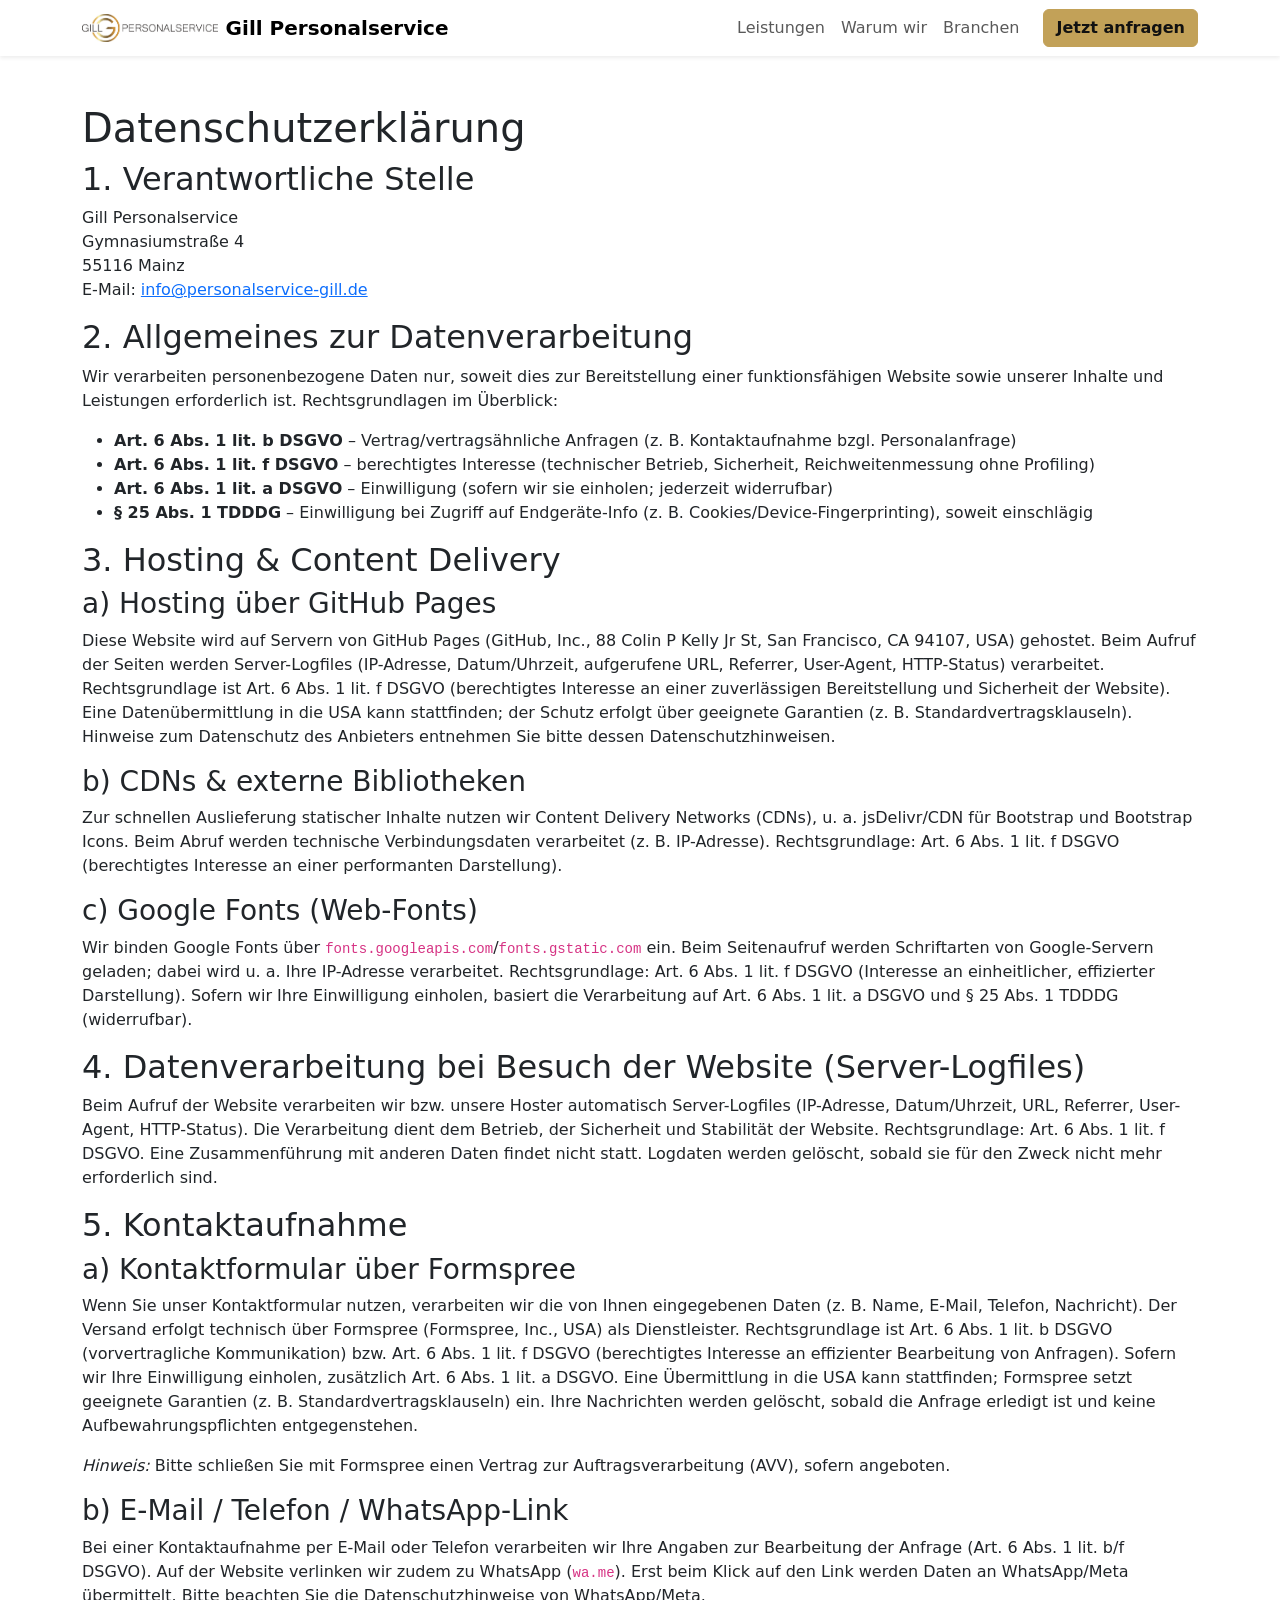
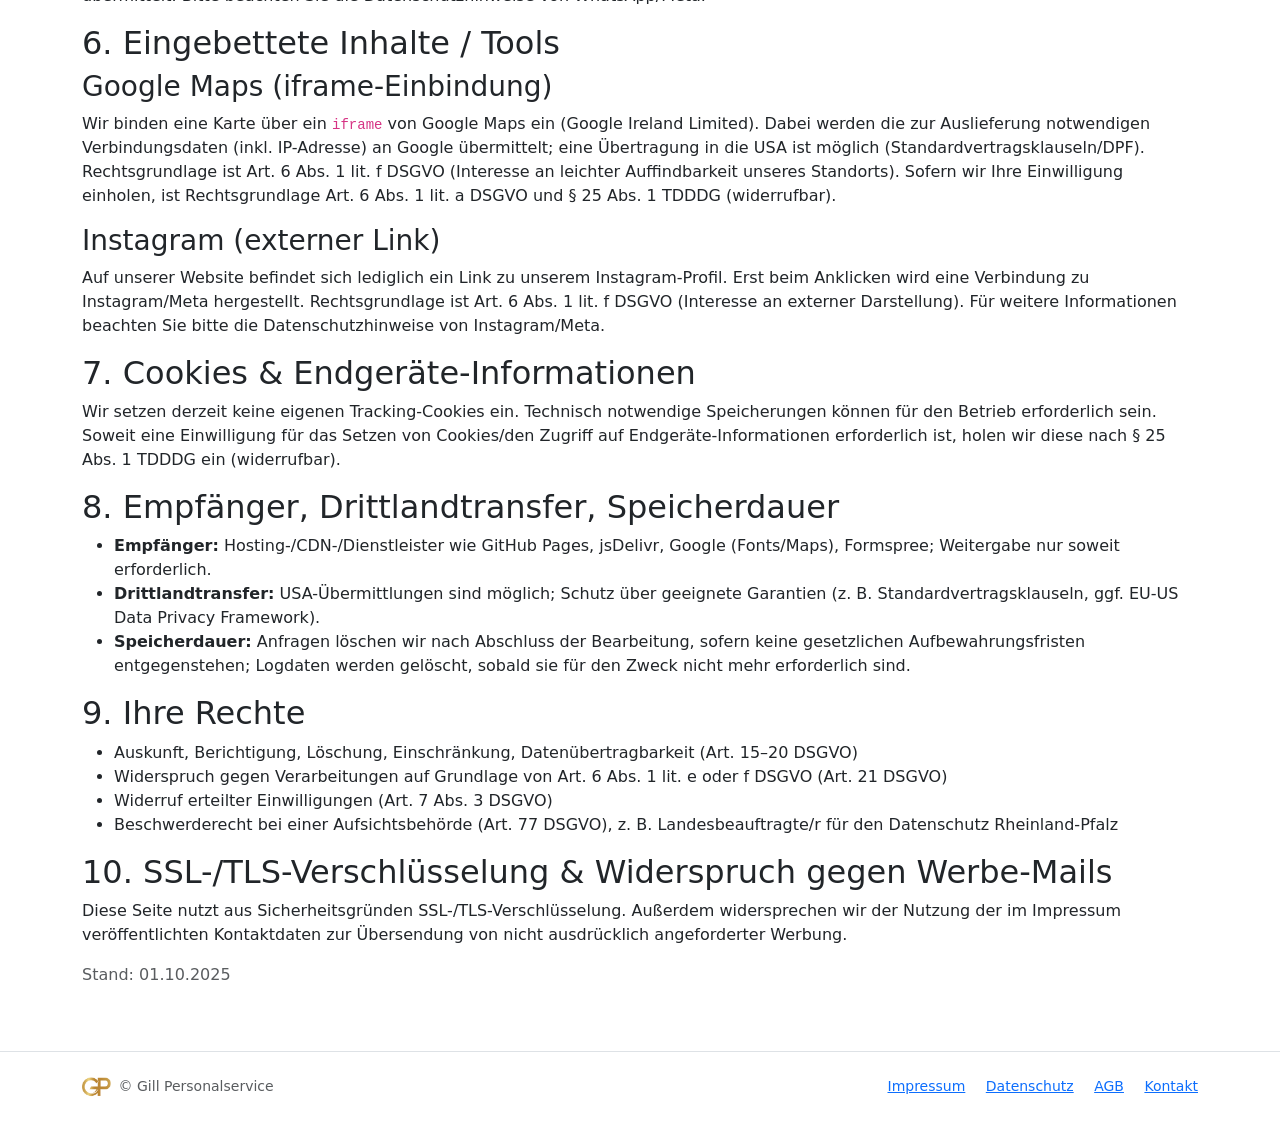
<file: datenschutz.html>
<!doctype html>
<html lang="de">
<head>
  <meta charset="utf-8">
  <meta name="viewport" content="width=device-width, initial-scale=1">
  <title>Datenschutzerklärung – Gill Personalservice</title>
  <link href="https://cdn.jsdelivr.net/npm/bootstrap@5.3.3/dist/css/bootstrap.min.css" rel="stylesheet">
  <link href="assets/css/style.css" rel="stylesheet">
  <link rel="icon" href="Gill-Personalservice_logo_klein_weiss_2_TO_DO.png">
</head>
<body>

<!-- NAVBAR -->
<nav class="navbar navbar-expand-lg navbar-light sticky-top shadow-sm bg-white">
  <div class="container">
    <a class="navbar-brand d-flex align-items-center gap-2" href="index.html">
      <img src="Logo_ORIG_1.jpg" alt="Gill Personalservice" height="28">
      <span class="fw-semibold">Gill Personalservice</span>
    </a>
    <button class="navbar-toggler" type="button" data-bs-toggle="collapse" data-bs-target="#nav">
      <span class="navbar-toggler-icon"></span>
    </button>
    <div class="collapse navbar-collapse" id="nav">
      <ul class="navbar-nav ms-auto align-items-lg-center">
        <li class="nav-item"><a class="nav-link" href="index.html#leistungen">Leistungen</a></li>
        <li class="nav-item"><a class="nav-link" href="index.html#warum">Warum wir</a></li>
        <li class="nav-item"><a class="nav-link" href="index.html#branchen">Branchen</a></li>
        <li class="nav-item"><a class="btn btn-accent ms-lg-3" href="index.html#kontakt">Jetzt anfragen</a></li>
      </ul>
    </div>
  </div>
</nav>

<!-- CONTENT -->
<div class="container py-5">
  <h1>Datenschutzerklärung</h1>

  <h2>1. Verantwortliche Stelle</h2>
  <p>
    Gill Personalservice<br>
    Gymnasiumstraße 4<br>
    55116 Mainz<br>
    E-Mail: <a href="mailto:info@personalservice-gill.de">info@personalservice-gill.de</a>
  </p>

  <h2>2. Allgemeines zur Datenverarbeitung</h2>
  <p>Wir verarbeiten personenbezogene Daten nur, soweit dies zur Bereitstellung einer funktionsfähigen Website sowie unserer Inhalte und Leistungen erforderlich ist. Rechtsgrundlagen im Überblick:
  <ul>
    <li><strong>Art. 6 Abs. 1 lit. b DSGVO</strong> – Vertrag/vertragsähnliche Anfragen (z. B. Kontaktaufnahme bzgl. Personalanfrage)</li>
    <li><strong>Art. 6 Abs. 1 lit. f DSGVO</strong> – berechtigtes Interesse (technischer Betrieb, Sicherheit, Reichweitenmessung ohne Profiling)</li>
    <li><strong>Art. 6 Abs. 1 lit. a DSGVO</strong> – Einwilligung (sofern wir sie einholen; jederzeit widerrufbar)</li>
    <li><strong>§ 25 Abs. 1 TDDDG</strong> – Einwilligung bei Zugriff auf Endgeräte-Info (z. B. Cookies/Device-Fingerprinting), soweit einschlägig</li>
  </ul>
  </p>

  <h2>3. Hosting & Content Delivery</h2>
  <h3>a) Hosting über GitHub Pages</h3>
  <p>Diese Website wird auf Servern von GitHub Pages (GitHub, Inc., 88 Colin P Kelly Jr St, San Francisco, CA 94107, USA) gehostet. Beim Aufruf der Seiten werden Server-Logfiles (IP-Adresse, Datum/Uhrzeit, aufgerufene URL, Referrer, User-Agent, HTTP-Status) verarbeitet. Rechtsgrundlage ist Art. 6 Abs. 1 lit. f DSGVO (berechtigtes Interesse an einer zuverlässigen Bereitstellung und Sicherheit der Website). Eine Datenübermittlung in die USA kann stattfinden; der Schutz erfolgt über geeignete Garantien (z. B. Standardvertragsklauseln). Hinweise zum Datenschutz des Anbieters entnehmen Sie bitte dessen Datenschutzhinweisen.</p>

  <h3>b) CDNs & externe Bibliotheken</h3>
  <p>Zur schnellen Auslieferung statischer Inhalte nutzen wir Content Delivery Networks (CDNs), u. a. jsDelivr/CDN für Bootstrap und Bootstrap Icons. Beim Abruf werden technische Verbindungsdaten verarbeitet (z. B. IP-Adresse). Rechtsgrundlage: Art. 6 Abs. 1 lit. f DSGVO (berechtigtes Interesse an einer performanten Darstellung).</p>

  <h3>c) Google Fonts (Web-Fonts)</h3>
  <p>Wir binden Google Fonts über <code>fonts.googleapis.com</code>/<code>fonts.gstatic.com</code> ein. Beim Seitenaufruf werden Schriftarten von Google-Servern geladen; dabei wird u. a. Ihre IP-Adresse verarbeitet. Rechtsgrundlage: Art. 6 Abs. 1 lit. f DSGVO (Interesse an einheitlicher, effizierter Darstellung). Sofern wir Ihre Einwilligung einholen, basiert die Verarbeitung auf Art. 6 Abs. 1 lit. a DSGVO und § 25 Abs. 1 TDDDG (widerrufbar).</p>

  <h2>4. Datenverarbeitung bei Besuch der Website (Server-Logfiles)</h2>
  <p>Beim Aufruf der Website verarbeiten wir bzw. unsere Hoster automatisch Server-Logfiles (IP-Adresse, Datum/Uhrzeit, URL, Referrer, User-Agent, HTTP-Status). Die Verarbeitung dient dem Betrieb, der Sicherheit und Stabilität der Website. Rechtsgrundlage: Art. 6 Abs. 1 lit. f DSGVO. Eine Zusammenführung mit anderen Daten findet nicht statt. Logdaten werden gelöscht, sobald sie für den Zweck nicht mehr erforderlich sind.</p>

  <h2>5. Kontaktaufnahme</h2>
  <h3>a) Kontaktformular über Formspree</h3>
  <p>Wenn Sie unser Kontaktformular nutzen, verarbeiten wir die von Ihnen eingegebenen Daten (z. B. Name, E-Mail, Telefon, Nachricht). Der Versand erfolgt technisch über Formspree (Formspree, Inc., USA) als Dienstleister. Rechtsgrundlage ist Art. 6 Abs. 1 lit. b DSGVO (vorvertragliche Kommunikation) bzw. Art. 6 Abs. 1 lit. f DSGVO (berechtigtes Interesse an effizienter Bearbeitung von Anfragen). Sofern wir Ihre Einwilligung einholen, zusätzlich Art. 6 Abs. 1 lit. a DSGVO. Eine Übermittlung in die USA kann stattfinden; Formspree setzt geeignete Garantien (z. B. Standardvertragsklauseln) ein. Ihre Nachrichten werden gelöscht, sobald die Anfrage erledigt ist und keine Aufbewahrungspflichten entgegenstehen.</p>
  <p><em>Hinweis:</em> Bitte schließen Sie mit Formspree einen Vertrag zur Auftragsverarbeitung (AVV), sofern angeboten.</p>

  <h3>b) E-Mail / Telefon / WhatsApp-Link</h3>
  <p>Bei einer Kontaktaufnahme per E-Mail oder Telefon verarbeiten wir Ihre Angaben zur Bearbeitung der Anfrage (Art. 6 Abs. 1 lit. b/f DSGVO). Auf der Website verlinken wir zudem zu WhatsApp (<code>wa.me</code>). Erst beim Klick auf den Link werden Daten an WhatsApp/Meta übermittelt. Bitte beachten Sie die Datenschutzhinweise von WhatsApp/Meta.</p>

  <h2>6. Eingebettete Inhalte / Tools</h2>
  <h3>Google Maps (iframe-Einbindung)</h3>
  <p>Wir binden eine Karte über ein <code>iframe</code> von Google Maps ein (Google Ireland Limited). Dabei werden die zur Auslieferung notwendigen Verbindungsdaten (inkl. IP-Adresse) an Google übermittelt; eine Übertragung in die USA ist möglich (Standardvertragsklauseln/DPF). Rechtsgrundlage ist Art. 6 Abs. 1 lit. f DSGVO (Interesse an leichter Auffindbarkeit unseres Standorts). Sofern wir Ihre Einwilligung einholen, ist Rechtsgrundlage Art. 6 Abs. 1 lit. a DSGVO und § 25 Abs. 1 TDDDG (widerrufbar).</p>

  <h3>Instagram (externer Link)</h3>
  <p>Auf unserer Website befindet sich lediglich ein Link zu unserem Instagram-Profil. Erst beim Anklicken wird eine Verbindung zu Instagram/Meta hergestellt. Rechtsgrundlage ist Art. 6 Abs. 1 lit. f DSGVO (Interesse an externer Darstellung). Für weitere Informationen beachten Sie bitte die Datenschutzhinweise von Instagram/Meta.</p>

  <h2>7. Cookies & Endgeräte-Informationen</h2>
  <p>Wir setzen derzeit keine eigenen Tracking-Cookies ein. Technisch notwendige Speicherungen können für den Betrieb erforderlich sein. Soweit eine Einwilligung für das Setzen von Cookies/den Zugriff auf Endgeräte-Informationen erforderlich ist, holen wir diese nach § 25 Abs. 1 TDDDG ein (widerrufbar).</p>

  <h2>8. Empfänger, Drittlandtransfer, Speicherdauer</h2>
  <ul>
    <li><strong>Empfänger:</strong> Hosting-/CDN-/Dienstleister wie GitHub Pages, jsDelivr, Google (Fonts/Maps), Formspree; Weitergabe nur soweit erforderlich.</li>
    <li><strong>Drittlandtransfer:</strong> USA-Übermittlungen sind möglich; Schutz über geeignete Garantien (z. B. Standardvertragsklauseln, ggf. EU-US Data Privacy Framework).</li>
    <li><strong>Speicherdauer:</strong> Anfragen löschen wir nach Abschluss der Bearbeitung, sofern keine gesetzlichen Aufbewahrungsfristen entgegenstehen; Logdaten werden gelöscht, sobald sie für den Zweck nicht mehr erforderlich sind.</li>
  </ul>

  <h2>9. Ihre Rechte</h2>
  <ul>
    <li>Auskunft, Berichtigung, Löschung, Einschränkung, Datenübertragbarkeit (Art. 15–20 DSGVO)</li>
    <li>Widerspruch gegen Verarbeitungen auf Grundlage von Art. 6 Abs. 1 lit. e oder f DSGVO (Art. 21 DSGVO)</li>
    <li>Widerruf erteilter Einwilligungen (Art. 7 Abs. 3 DSGVO)</li>
    <li>Beschwerderecht bei einer Aufsichtsbehörde (Art. 77 DSGVO), z. B. Landesbeauftragte/r für den Datenschutz Rheinland-Pfalz</li>
  </ul>

  <h2>10. SSL-/TLS-Verschlüsselung & Widerspruch gegen Werbe-Mails</h2>
  <p>Diese Seite nutzt aus Sicherheitsgründen SSL-/TLS-Verschlüsselung. Außerdem widersprechen wir der Nutzung der im Impressum veröffentlichten Kontaktdaten zur Übersendung von nicht ausdrücklich angeforderter Werbung.</p>

  <p class="text-muted">Stand: <!-- heutiges Datum eintragen --> 01.10.2025</p>
</div>

<!-- FOOTER -->
<footer class="border-top py-4">
  <div class="container d-flex flex-wrap justify-content-between align-items-center gap-3">
    <div class="d-flex align-items-center gap-2">
      <img src="Gill-Personalservice_logo_klein_weiss_2.png" alt="" height="20">
      <span class="small text-muted">© <span id="y"></span> Gill Personalservice</span>
    </div>
    <a class="me-3" href="https://www.instagram.com/gillpersonalservice" target="_blank" rel="noopener">
      <i class="bi bi-instagram" style="font-size:1.5rem;"></i>
    </a>
    <div class="small">
      <a class="me-3" href="impressum.html">Impressum</a>
      <a class="me-3" href="datenschutz.html">Datenschutz</a>
      <a class="me-3" href="agb.html">AGB</a>
      <a href="index.html#kontakt">Kontakt</a>
    </div>
  </div>
</footer>

<script src="https://cdn.jsdelivr.net/npm/bootstrap@5.3.3/dist/js/bootstrap.bundle.min.js"></script>
</body>
</html>
</file>
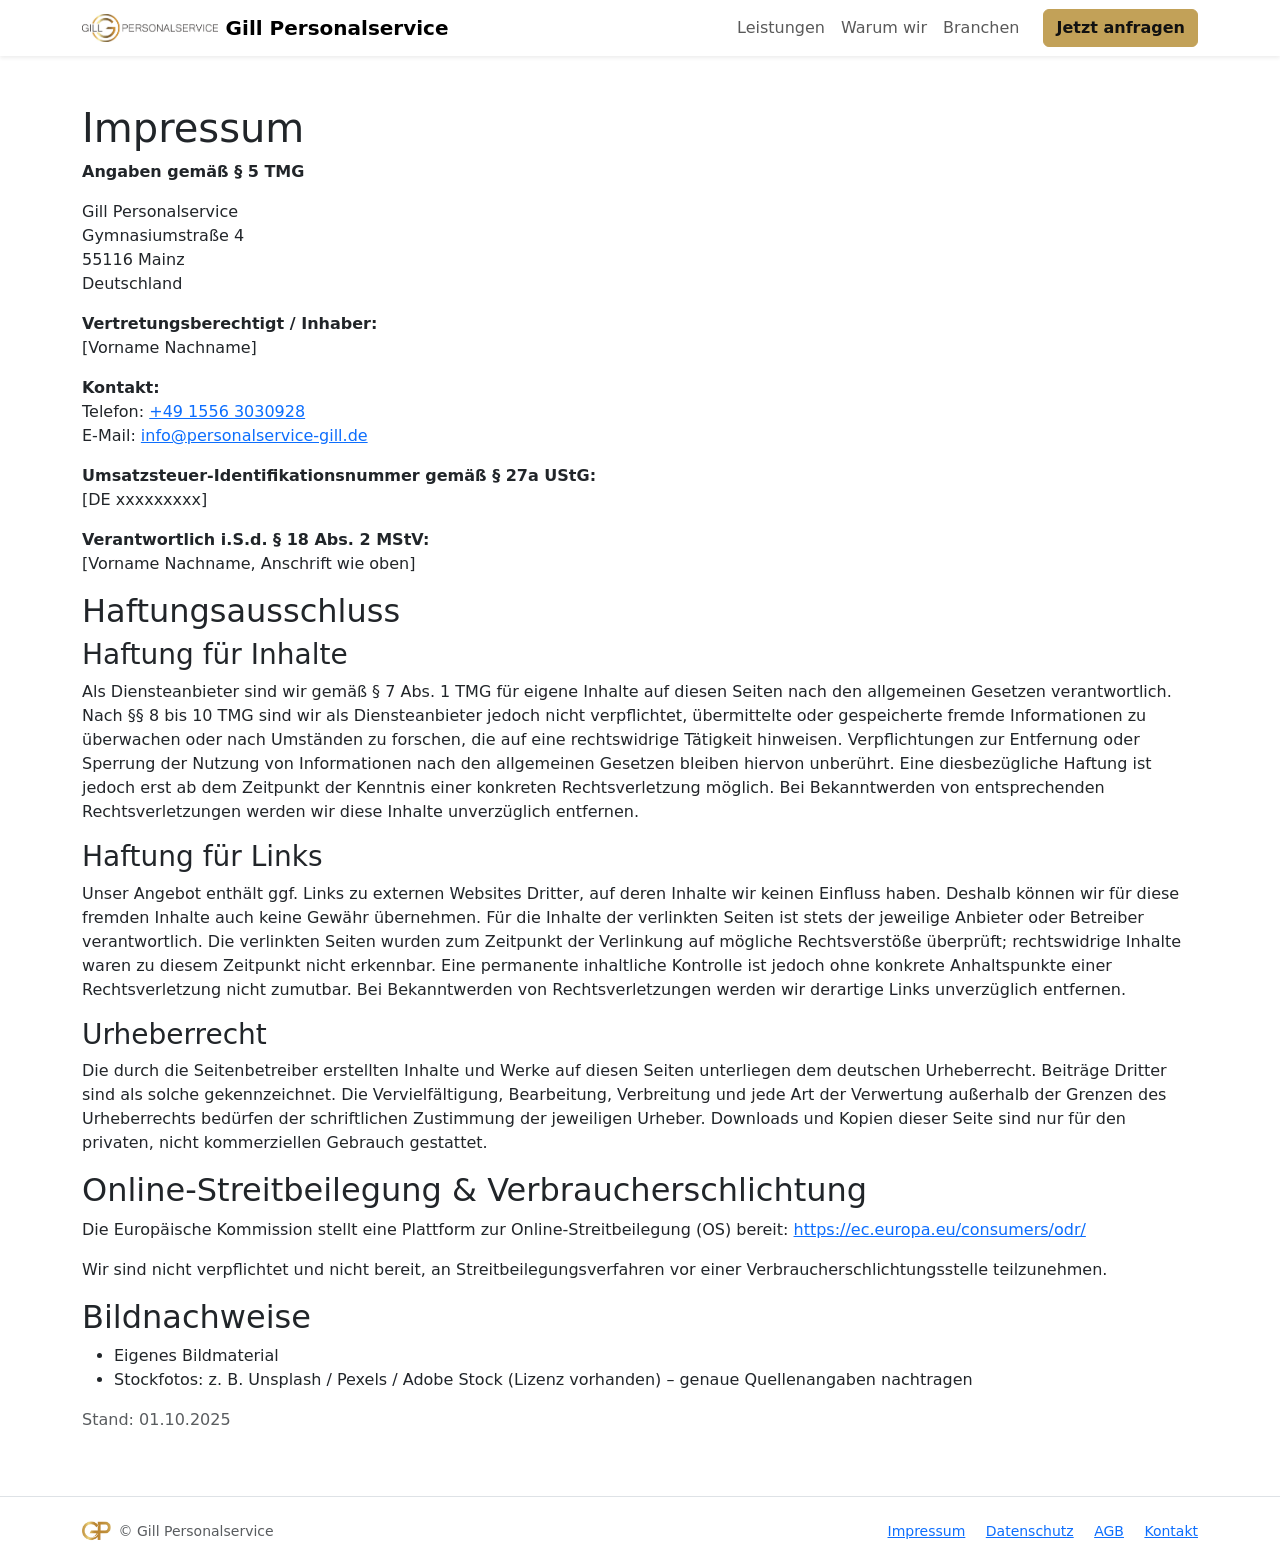
<file: impressum.html>
<!doctype html>
<html lang="de">
<head>
  <meta charset="utf-8">
  <meta name="viewport" content="width=device-width, initial-scale=1">
  <title>Impressum – Gill Personalservice</title>
  <link href="https://cdn.jsdelivr.net/npm/bootstrap@5.3.3/dist/css/bootstrap.min.css" rel="stylesheet">
  <link href="assets/css/style.css" rel="stylesheet">
  <link rel="icon" href="Gill-Personalservice_logo_klein_weiss_2_TO_DO.png">
</head>
<body>

<!-- NAVBAR -->
<nav class="navbar navbar-expand-lg navbar-light sticky-top shadow-sm bg-white">
  <div class="container">
    <a class="navbar-brand d-flex align-items-center gap-2" href="index.html">
      <img src="Logo_ORIG_1.jpg" alt="Gill Personalservice" height="28">
      <span class="fw-semibold">Gill Personalservice</span>
    </a>
    <button class="navbar-toggler" type="button" data-bs-toggle="collapse" data-bs-target="#nav">
      <span class="navbar-toggler-icon"></span>
    </button>
    <div class="collapse navbar-collapse" id="nav">
      <ul class="navbar-nav ms-auto align-items-lg-center">
        <li class="nav-item"><a class="nav-link" href="index.html#leistungen">Leistungen</a></li>
        <li class="nav-item"><a class="nav-link" href="index.html#warum">Warum wir</a></li>
        <li class="nav-item"><a class="nav-link" href="index.html#branchen">Branchen</a></li>
        <li class="nav-item"><a class="btn btn-accent ms-lg-3" href="index.html#kontakt">Jetzt anfragen</a></li>
      </ul>
    </div>
  </div>
</nav>

<!-- CONTENT -->
<div class="container py-5">
  <h1>Impressum</h1>

  <p><strong>Angaben gemäß § 5 TMG</strong></p>
  <p>
    Gill Personalservice<br>
    Gymnasiumstraße 4<br>
    55116 Mainz<br>
    Deutschland
  </p>

  <p><strong>Vertretungsberechtigt / Inhaber:</strong><br>
    <!-- TODO: Name einsetzen -->
    [Vorname Nachname]
  </p>

  <p><strong>Kontakt:</strong><br>
    Telefon: <a href="tel:+4915563030928">+49 1556 3030928</a><br>
    E-Mail: <a href="mailto:info@personalservice-gill.de">info@personalservice-gill.de</a>
  </p>

  <!-- Falls vorhanden, bitte ergänzen und die Klammern entfernen -->
  <p><strong>Umsatzsteuer-Identifikationsnummer gemäß § 27a UStG:</strong><br>
    <!-- TODO: USt-ID einsetzen oder Absatz löschen -->
    [DE&nbsp;xxxxxxxxx]
  </p>

  <!-- Nur wenn im Register eingetragen (GmbH/Verein etc.). Bei Einzelunternehmen meist nicht nötig. -->
  <!--
  <p><strong>Registereintrag:</strong><br>
    Registergericht: [z. B. Amtsgericht Mainz]<br>
    Registernummer: [HRB/VR&nbsp;xxxxx]
  </p>
  -->

  <p><strong>Verantwortlich i.S.d. § 18 Abs. 2 MStV:</strong><br>
    <!-- Üblicherweise dieselbe Person wie oben -->
    [Vorname Nachname, Anschrift wie oben]
  </p>

  <h2>Haftungsausschluss</h2>

  <h3>Haftung für Inhalte</h3>
  <p>Als Diensteanbieter sind wir gemäß § 7 Abs. 1 TMG für eigene Inhalte auf diesen Seiten nach den allgemeinen Gesetzen verantwortlich. Nach §§ 8 bis 10 TMG sind wir als Diensteanbieter jedoch nicht verpflichtet, übermittelte oder gespeicherte fremde Informationen zu überwachen oder nach Umständen zu forschen, die auf eine rechtswidrige Tätigkeit hinweisen. Verpflichtungen zur Entfernung oder Sperrung der Nutzung von Informationen nach den allgemeinen Gesetzen bleiben hiervon unberührt. Eine diesbezügliche Haftung ist jedoch erst ab dem Zeitpunkt der Kenntnis einer konkreten Rechtsverletzung möglich. Bei Bekanntwerden von entsprechenden Rechtsverletzungen werden wir diese Inhalte unverzüglich entfernen.</p>

  <h3>Haftung für Links</h3>
  <p>Unser Angebot enthält ggf. Links zu externen Websites Dritter, auf deren Inhalte wir keinen Einfluss haben. Deshalb können wir für diese fremden Inhalte auch keine Gewähr übernehmen. Für die Inhalte der verlinkten Seiten ist stets der jeweilige Anbieter oder Betreiber verantwortlich. Die verlinkten Seiten wurden zum Zeitpunkt der Verlinkung auf mögliche Rechtsverstöße überprüft; rechtswidrige Inhalte waren zu diesem Zeitpunkt nicht erkennbar. Eine permanente inhaltliche Kontrolle ist jedoch ohne konkrete Anhaltspunkte einer Rechtsverletzung nicht zumutbar. Bei Bekanntwerden von Rechtsverletzungen werden wir derartige Links unverzüglich entfernen.</p>

  <h3>Urheberrecht</h3>
  <p>Die durch die Seitenbetreiber erstellten Inhalte und Werke auf diesen Seiten unterliegen dem deutschen Urheberrecht. Beiträge Dritter sind als solche gekennzeichnet. Die Vervielfältigung, Bearbeitung, Verbreitung und jede Art der Verwertung außerhalb der Grenzen des Urheberrechts bedürfen der schriftlichen Zustimmung der jeweiligen Urheber. Downloads und Kopien dieser Seite sind nur für den privaten, nicht kommerziellen Gebrauch gestattet.</p>

  <h2>Online-Streitbeilegung & Verbraucher­schlichtung</h2>
  <p>Die Europäische Kommission stellt eine Plattform zur Online-Streitbeilegung (OS) bereit: <a href="https://ec.europa.eu/consumers/odr/" target="_blank" rel="noopener">https://ec.europa.eu/consumers/odr/</a></p>
  <p>Wir sind nicht verpflichtet und nicht bereit, an Streitbeilegungsverfahren vor einer Verbraucherschlichtungsstelle teilzunehmen.</p>

  <h2>Bildnachweise</h2>
  <ul>
    <!-- Bitte je nach tatsächlicher Nutzung anpassen -->
    <li>Eigenes Bildmaterial</li>
    <li>Stockfotos: z. B. Unsplash / Pexels / Adobe Stock (Lizenz vorhanden) – genaue Quellenangaben nachtragen</li>
  </ul>

  <p class="text-muted">Stand: <!-- heutiges Datum eintragen --> 01.10.2025 </p>
</div>

<!-- FOOTER -->
<footer class="border-top py-4">
  <div class="container d-flex flex-wrap justify-content-between align-items-center gap-3">
    <div class="d-flex align-items-center gap-2">
      <img src="Gill-Personalservice_logo_klein_weiss_2.png" alt="" height="20">
      <span class="small text-muted">© <span id="y"></span> Gill Personalservice</span>
    </div>
    <a class="me-3" href="https://www.instagram.com/gillpersonalservice" target="_blank" rel="noopener">
      <i class="bi bi-instagram" style="font-size:1.5rem;"></i>
    </a>
    <div class="small">
      <a class="me-3" href="impressum.html">Impressum</a>
      <a class="me-3" href="datenschutz.html">Datenschutz</a>
      <a class="me-3" href="agb.html">AGB</a>
      <a href="index.html#kontakt">Kontakt</a>
    </div>
  </div>
</footer>

<script src="https://cdn.jsdelivr.net/npm/bootstrap@5.3.3/dist/js/bootstrap.bundle.min.js"></script>
</body>
</html>
</file>
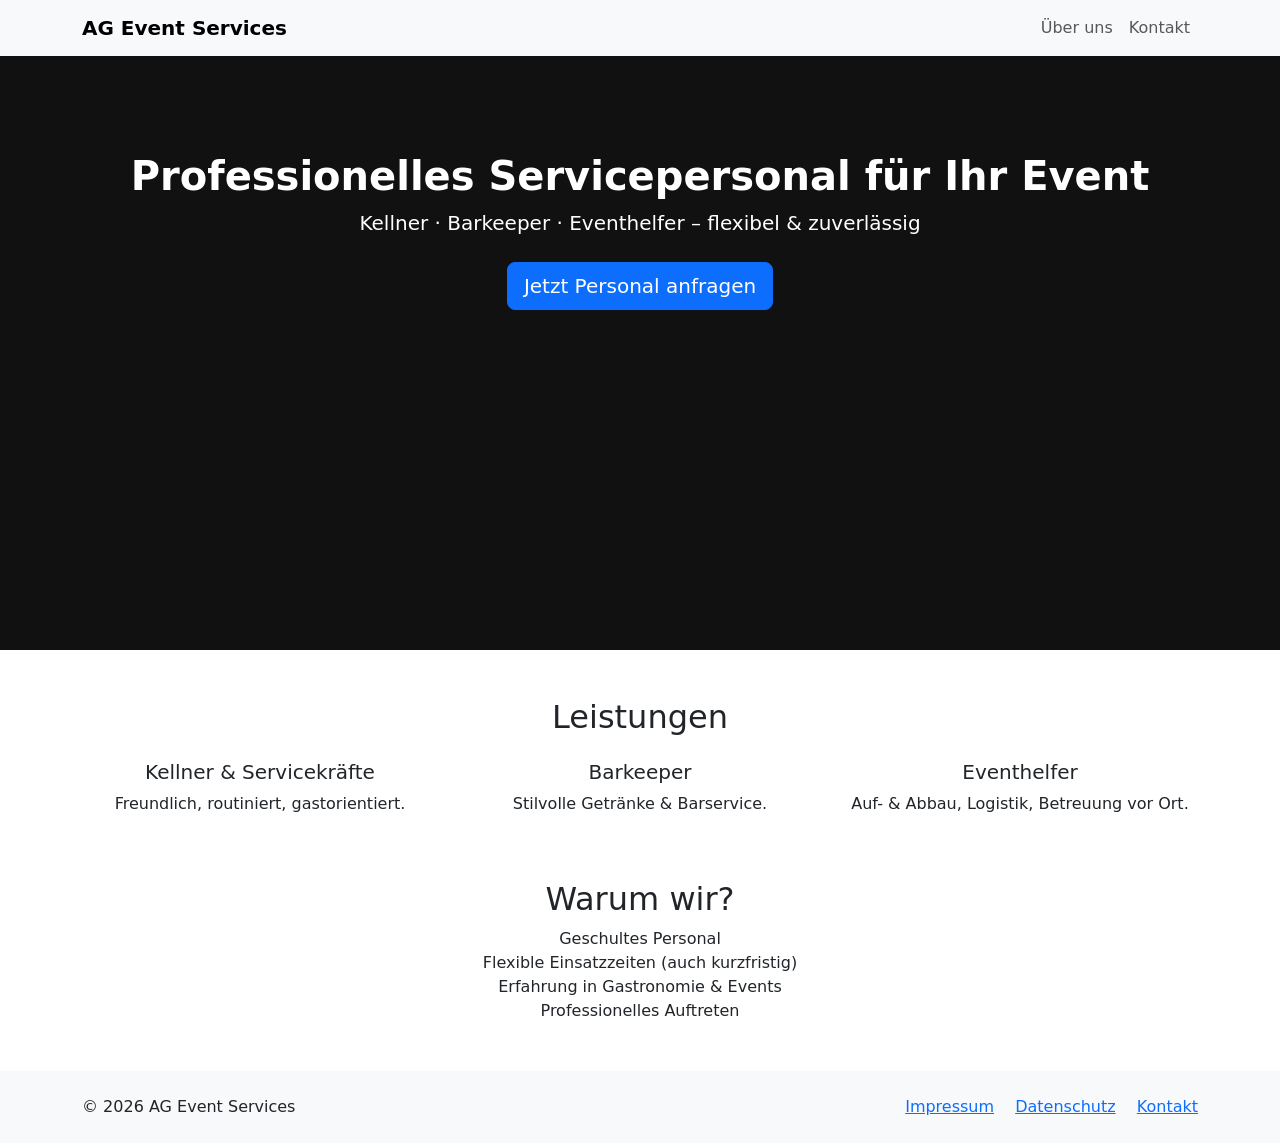
<file: index1.html>
<!doctype html>
<html lang="de">
<head>
  <meta charset="utf-8">
  <meta name="viewport" content="width=device-width, initial-scale=1">
  <title>AG Event Services – Servicepersonal für Catering & Events</title>
  <meta name="description" content="Zuverlässige Kellner, Barkeeper und Eventhelfer für Veranstaltungen.">
  <link href="https://cdn.jsdelivr.net/npm/bootstrap@5.3.3/dist/css/bootstrap.min.css" rel="stylesheet">
  <link href="assets/css/style.css" rel="stylesheet">
</head>
<body>
<nav class="navbar navbar-expand-lg bg-light">
  <div class="container">
    <a class="navbar-brand fw-semibold" href="index.html">AG Event Services</a>
    <button class="navbar-toggler" data-bs-toggle="collapse" data-bs-target="#m"><span class="navbar-toggler-icon"></span></button>
    <div class="collapse navbar-collapse" id="m">
      <ul class="navbar-nav ms-auto">
        <li class="nav-item"><a class="nav-link" href="ueber-uns.html">Über uns</a></li>
        <li class="nav-item"><a class="nav-link" href="kontakt.html">Kontakt</a></li>
      </ul>
    </div>
  </div>
</nav>

<header class="py-5 text-center text-white hero">
  <div class="container py-5">
    <h1 class="display-6 fw-bold">Professionelles Servicepersonal für Ihr Event</h1>
    <p class="lead mb-4">Kellner · Barkeeper · Eventhelfer – flexibel & zuverlässig</p>
    <a class="btn btn-primary btn-lg" href="kontakt.html">Jetzt Personal anfragen</a>
  </div>
</header>

<main class="container my-5">
  <section class="mb-5 text-center">
    <h2 class="mb-4">Leistungen</h2>
    <div class="row g-4">
      <div class="col-md-4"><h5>Kellner & Servicekräfte</h5><p>Freundlich, routiniert, gastorientiert.</p></div>
      <div class="col-md-4"><h5>Barkeeper</h5><p>Stilvolle Getränke & Barservice.</p></div>
      <div class="col-md-4"><h5>Eventhelfer</h5><p>Auf- & Abbau, Logistik, Betreuung vor Ort.</p></div>
    </div>
  </section>

  <section class="text-center">
    <h2>Warum wir?</h2>
    <ul class="list-unstyled">
      <li>Geschultes Personal</li>
      <li>Flexible Einsatzzeiten (auch kurzfristig)</li>
      <li>Erfahrung in Gastronomie & Events</li>
      <li>Professionelles Auftreten</li>
    </ul>
  </section>
</main>

<footer class="bg-light py-4">
  <div class="container d-flex flex-wrap justify-content-between">
    <div>© <span id="y"></span> AG Event Services</div>
    <div>
      <a href="impressum.html" class="me-3">Impressum</a>
      <a href="datenschutz.html" class="me-3">Datenschutz</a>
      <a href="kontakt.html">Kontakt</a>
    </div>
  </div>
</footer>
<script>document.getElementById('y').textContent=new Date().getFullYear()</script>
<script src="https://cdn.jsdelivr.net/npm/bootstrap@5.3.3/dist/js/bootstrap.bundle.min.js"></script>
</body>
</html>
</file>
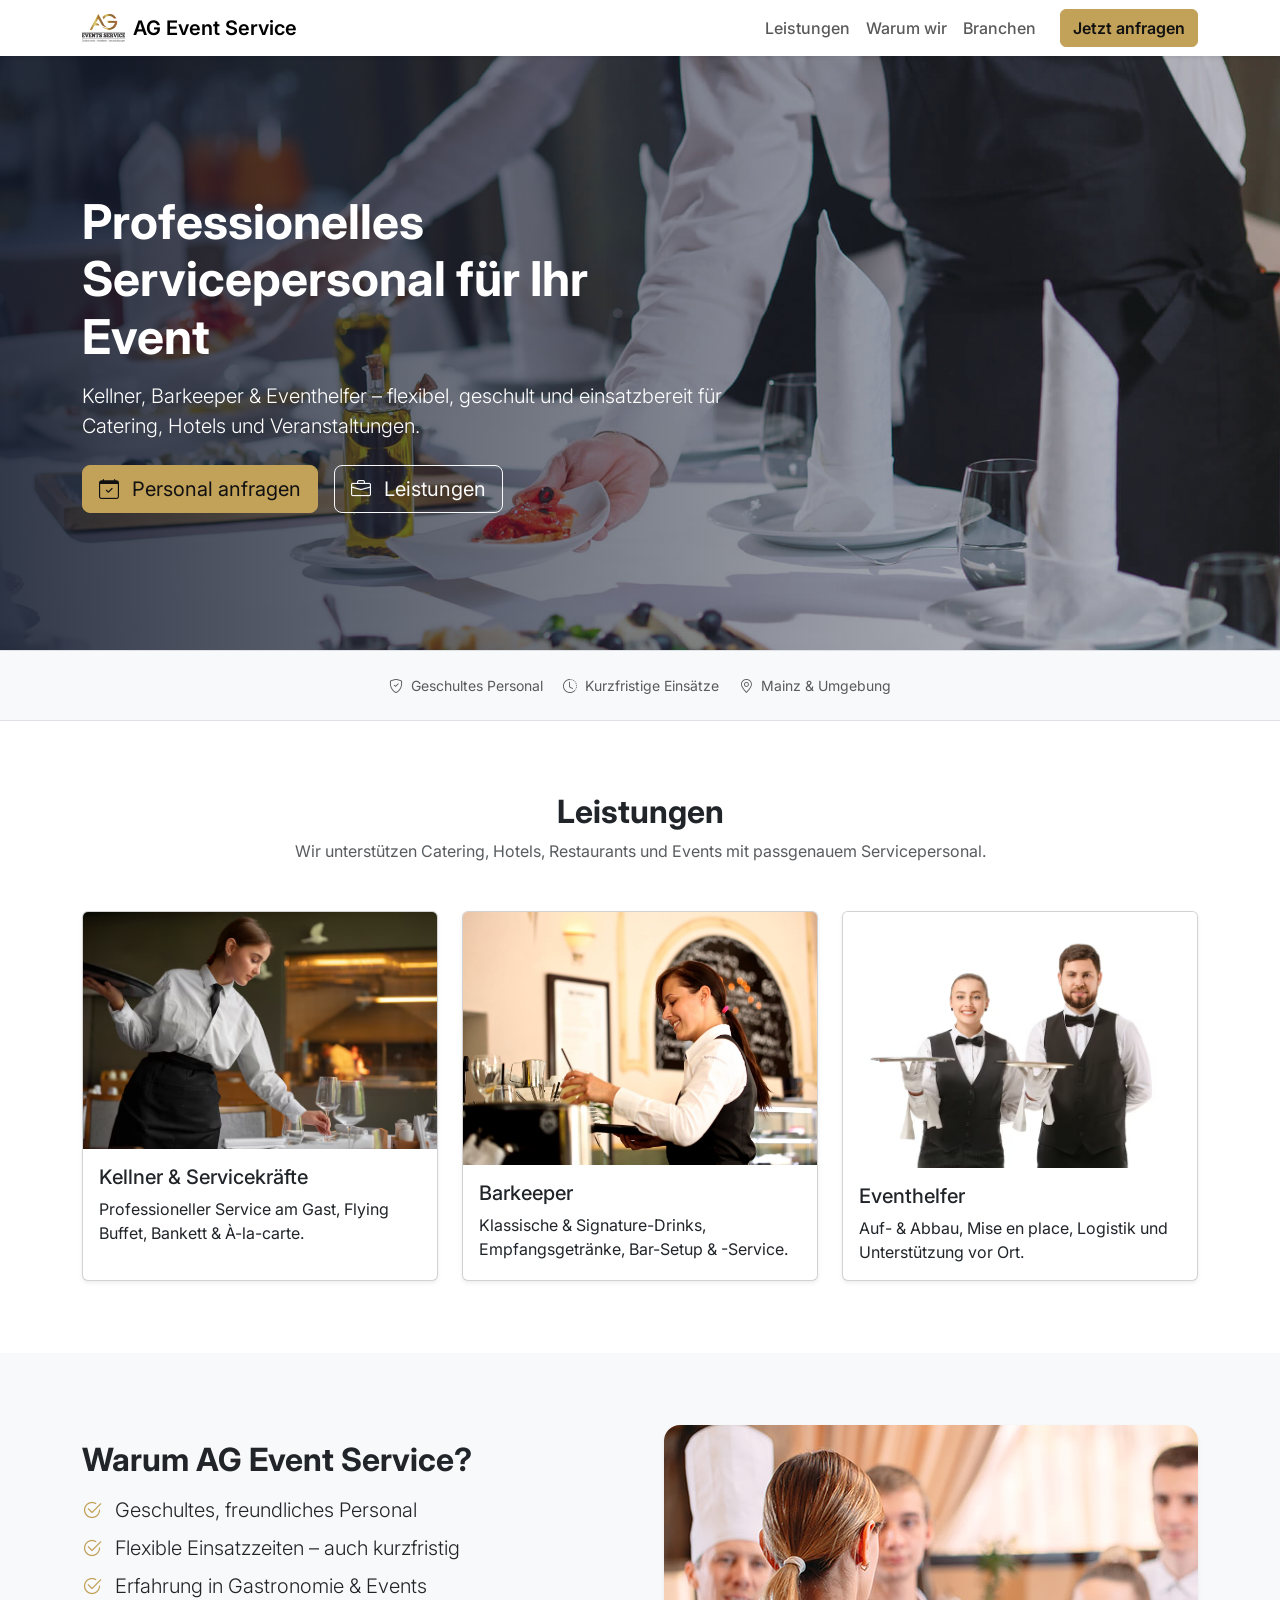
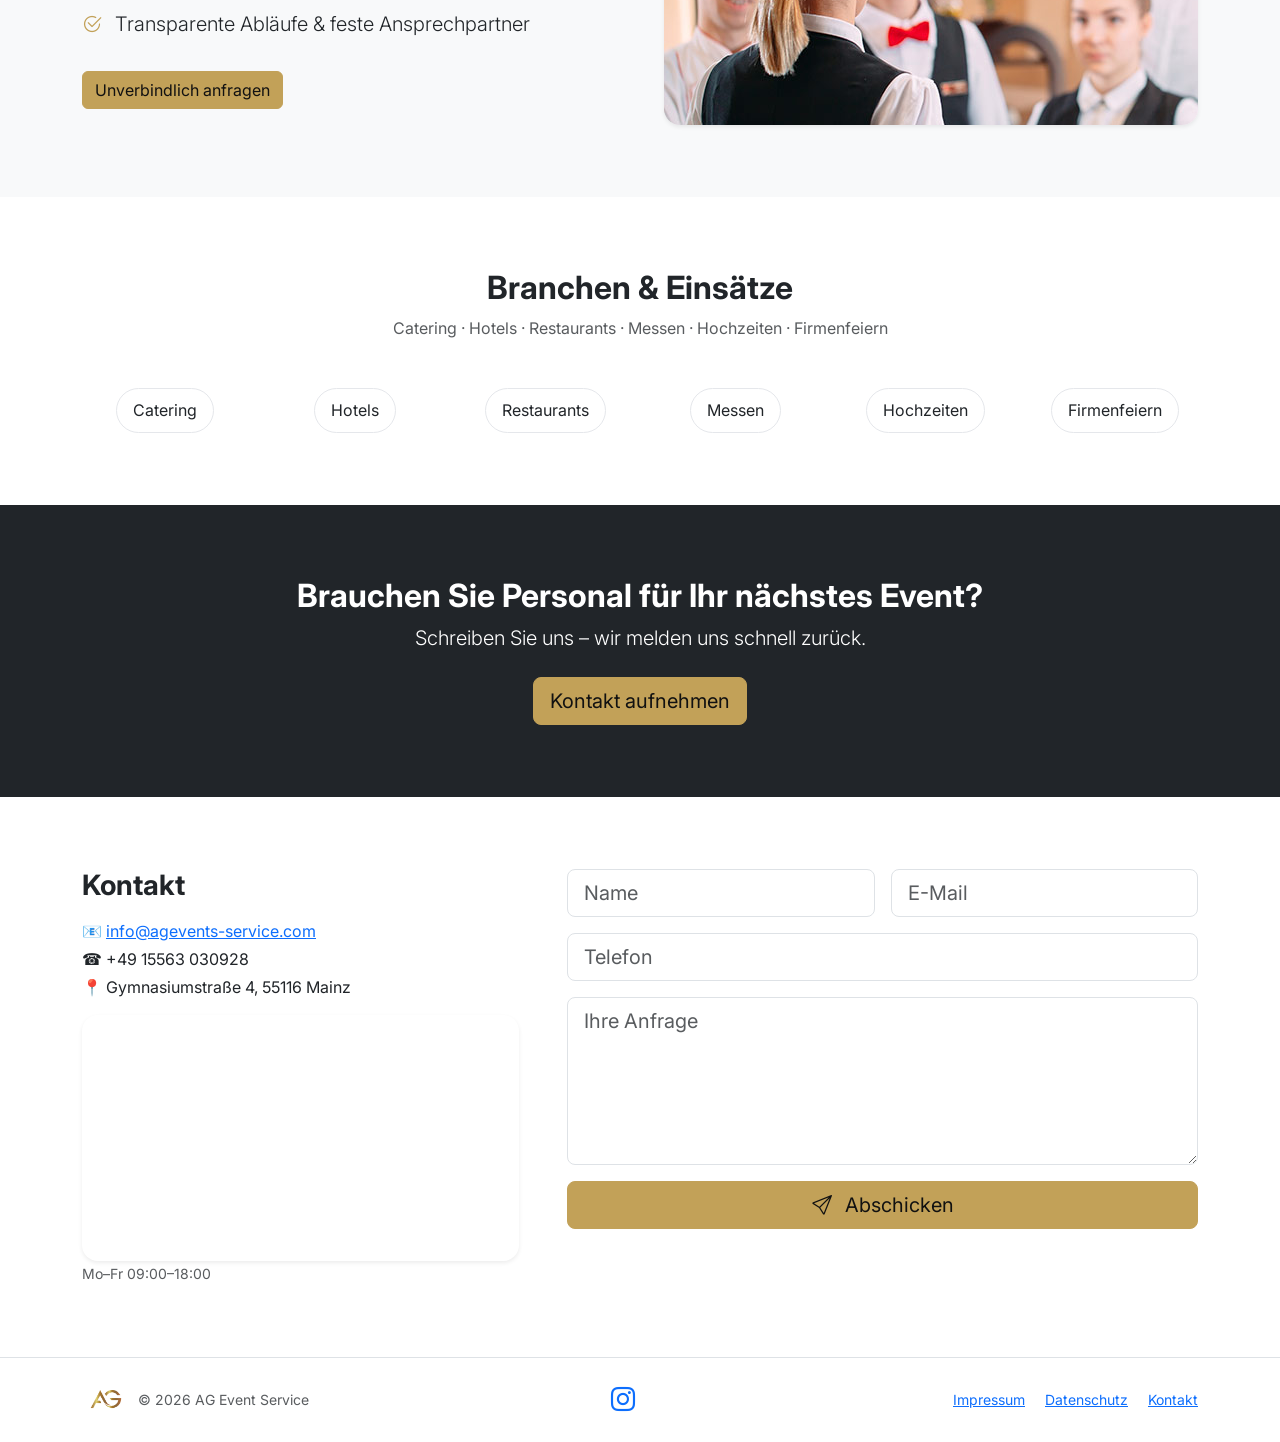
<file: index_ag_event.html>
<!doctype html>
<html lang="de">
<head>
  <meta charset="utf-8">
  <meta name="viewport" content="width=device-width, initial-scale=1">
  <title>AG Event Service – Servicepersonal für Catering & Events</title>
  <meta name="description" content="Zuverlässige Kellner, Barkeeper und Eventhelfer für Hotels, Gastronomie und Veranstaltungen.">
  <link href="https://cdn.jsdelivr.net/npm/bootstrap@5.3.3/dist/css/bootstrap.min.css" rel="stylesheet">
  <link href="https://fonts.googleapis.com/css2?family=Inter:wght@400;500;600;700&display=swap" rel="stylesheet">
  <link href="https://cdn.jsdelivr.net/npm/bootstrap-icons@1.11.3/font/bootstrap-icons.css" rel="stylesheet">
  <link href="assets/css/style.css" rel="stylesheet">
  <link rel="icon" href="logo_1.png">
  
  <link href="https://cdn.jsdelivr.net/npm/bootstrap@5.3.3/dist/css/bootstrap.min.css" rel="stylesheet">
<link href="https://fonts.googleapis.com/css2?family=Inter:wght@400;500;600;700&display=swap" rel="stylesheet">
<link href="assets/css/style.css" rel="stylesheet">

</head>
<body>
<!-- NAV -->
<nav class="navbar navbar-expand-lg navbar-light sticky-top shadow-sm bg-white">
  <div class="container">
    <a class="navbar-brand d-flex align-items-center gap-2" href="#">
      <img src="logo_1.png" alt="AG Event Service" height="28">
      <span class="fw-semibold">AG Event Service</span>
    </a>
    <button class="navbar-toggler" type="button" data-bs-toggle="collapse" data-bs-target="#nav">
      <span class="navbar-toggler-icon"></span>
    </button>
    <div class="collapse navbar-collapse" id="nav">
      <ul class="navbar-nav ms-auto align-items-lg-center">
        <li class="nav-item"><a class="nav-link" href="#leistungen">Leistungen</a></li>
        <li class="nav-item"><a class="nav-link" href="#warum">Warum wir</a></li>
        <li class="nav-item"><a class="nav-link" href="#branchen">Branchen</a></li>
        <li class="nav-item"><a class="btn btn-accent ms-lg-3" href="#kontakt">Jetzt anfragen</a></li>
      </ul>
    </div>
  </div>
</nav>

<!-- HERO -->
<header class="hero d-flex align-items-center text-white">
  <div class="container py-5">
    <div class="row align-items-center">
      <div class="col-lg-7">
        <h1 class="display-5 fw-bold">Professionelles Servicepersonal für Ihr Event</h1>
        <p class="lead mt-3">Kellner, Barkeeper & Eventhelfer – flexibel, geschult und einsatzbereit für Catering, Hotels und Veranstaltungen.</p>
        <div class="d-flex gap-3 mt-4">
          <a href="#kontakt" class="btn btn-accent btn-lg"><i class="bi bi-calendar-check me-2"></i> Personal anfragen</a>
          <a href="#leistungen" class="btn btn-outline-light btn-lg"><i class="bi bi-briefcase me-2"></i> Leistungen</a>
        </div>
      </div>
    </div>
  </div>
  <div class="hero-bg" style="background-image:url('assets/img/catering-service-personal.jpeg');"></div>
  <div class="hero-overlay"></div>
</header>

<!-- TRUST / BADGES (опционально) -->
<section class="py-4 bg-light border-top border-bottom">
  <div class="container text-center small text-muted">
    <span class="me-3"><i class="bi bi-shield-check me-1"></i> Geschultes Personal</span>
    <span class="me-3"><i class="bi bi-clock-history me-1"></i> Kurzfristige Einsätze</span>
    <span><i class="bi bi-geo-alt me-1"></i> Mainz & Umgebung</span>
  </div>
</section>

<!-- LEISTUNGEN -->
<section id="leistungen" class="py-6">
  <div class="container">
    <div class="text-center mb-5">
      <h2 class="fw-bold">Leistungen</h2>
      <p class="text-muted">Wir unterstützen Catering, Hotels, Restaurants und Events mit passgenauem Servicepersonal.</p>
    </div>
    <div class="row g-4">
      <div class="col-md-4">
        <div class="card h-100 shadow-sm lift">
          <img class="card-img-top" src="assets/img/image (1).png" alt="Kellner & Servicekräfte">
          <div class="card-body">
            <h5 class="card-title">Kellner & Servicekräfte</h5>
            <p class="card-text">Professioneller Service am Gast, Flying Buffet, Bankett & À-la-carte.</p>
          </div>
        </div>
      </div>
      <div class="col-md-4">
        <div class="card h-100 shadow-sm lift">
          <img class="card-img-top" src="assets/img/waitress-2376728_1280.jpg" alt="Barkeeper">
          <div class="card-body">
            <h5 class="card-title">Barkeeper</h5>
            <p class="card-text">Klassische & Signature-Drinks, Empfangsgetränke, Bar-Setup & -Service.</p>
          </div>
        </div>
      </div>
      <div class="col-md-4">
        <div class="card h-100 shadow-sm lift">
          <img class="card-img-top" src="assets/img/image (2).png" alt="Eventhelfer">
          <div class="card-body">
            <h5 class="card-title">Eventhelfer</h5>
            <p class="card-text">Auf- & Abbau, Mise en place, Logistik und Unterstützung vor Ort.</p>
          </div>
        </div>
      </div>
    </div>
  </div>
</section>

<!-- WARUM WIR -->
<section id="warum" class="py-6 bg-light">
  <div class="container">
    <div class="row align-items-center g-5">
      <div class="col-lg-6">
        <h2 class="fw-bold">Warum AG Event Service?</h2>
        <ul class="list-unstyled mt-3 lead">
          <li class="mb-2"><i class="bi bi-check2-circle text-accent me-2"></i> Geschultes, freundliches Personal</li>
          <li class="mb-2"><i class="bi bi-check2-circle text-accent me-2"></i> Flexible Einsatzzeiten – auch kurzfristig</li>
          <li class="mb-2"><i class="bi bi-check2-circle text-accent me-2"></i> Erfahrung in Gastronomie & Events</li>
          <li class="mb-2"><i class="bi bi-check2-circle text-accent me-2"></i> Transparente Abläufe & feste Ansprechpartner</li>
        </ul>
        <a href="#kontakt" class="btn btn-accent mt-3">Unverbindlich anfragen</a>
      </div>
      <div class="col-lg-6">
        <div class="ratio ratio-16x9 rounded-4 shadow-sm bg-cover" style="background-image:url('assets/img/professionelles-servicepersonal-berlin.jpg');"></div>
      </div>
    </div>
  </div>
</section>

<!-- BRANCHEN -->
<section id="branchen" class="py-6">
  <div class="container">
    <div class="text-center mb-5">
      <h2 class="fw-bold">Branchen & Einsätze</h2>
      <p class="text-muted">Catering · Hotels · Restaurants · Messen · Hochzeiten · Firmenfeiern</p>
    </div>
    <div class="row text-center g-4">
      <div class="col-6 col-md-4 col-lg-2"><div class="pill">Catering</div></div>
      <div class="col-6 col-md-4 col-lg-2"><div class="pill">Hotels</div></div>
      <div class="col-6 col-md-4 col-lg-2"><div class="pill">Restaurants</div></div>
      <div class="col-6 col-md-4 col-lg-2"><div class="pill">Messen</div></div>
      <div class="col-6 col-md-4 col-lg-2"><div class="pill">Hochzeiten</div></div>
      <div class="col-6 col-md-4 col-lg-2"><div class="pill">Firmenfeiern</div></div>
    </div>
  </div>
</section>

<!-- CTA BIG -->
<section class="py-6 bg-dark text-white text-center">
  <div class="container">
    <h2 class="fw-bold">Brauchen Sie Personal für Ihr nächstes Event?</h2>
    <p class="lead mt-2">Schreiben Sie uns – wir melden uns schnell zurück.</p>
    <a href="#kontakt" class="btn btn-accent btn-lg mt-2">Kontakt aufnehmen</a>
  </div>
</section>

<!-- KONTAKT -->
<section id="kontakt" class="py-6">
  <div class="container">
    <div class="row g-5">
      <div class="col-lg-5">
        <h3 class="fw-bold mb-3">Kontakt</h3>
        <p class="mb-1">📧 <a href="mailto:info@agevents-service.com">info@agevents-service.com</a></p>
        <p class="mb-1">☎ +49 15563 030928</p>
        <p>📍 Gymnasiumstraße 4, 55116 Mainz</p>
        <!-- Google Maps (простой embed) -->
<div class="ratio ratio-16x9 rounded-4 shadow-sm overflow-hidden">
  <iframe
    src="https://www.google.com/maps?q=Gymnasiumstraße%204,%2055116%20Mainz&output=embed"
    style="border:0;" allowfullscreen="" loading="lazy"
    referrerpolicy="no-referrer-when-downgrade">
  </iframe>
</div>

        <small class="text-muted">Mo–Fr 09:00–18:00</small>
      </div>
      <div class="col-lg-7">
        <!-- отправка через Formspree (замени XXXXX на свой ID) -->
        <form action="https://formspree.io/f/XXXXX" method="POST" class="row g-3">
          <div class="col-md-6"><input class="form-control form-control-lg" name="name" placeholder="Name" required></div>
          <div class="col-md-6"><input class="form-control form-control-lg" type="email" name="email" placeholder="E-Mail" required></div>
          <div class="col-12"><input class="form-control form-control-lg" name="telefon" placeholder="Telefon"></div>
          <div class="col-12"><textarea class="form-control form-control-lg" name="nachricht" rows="5" placeholder="Ihre Anfrage"></textarea></div>
          <div class="col-12"><button class="btn btn-accent btn-lg w-100" type="submit"><i class="bi bi-send me-2"></i> Abschicken</button></div>
        </form>
      </div>
    </div>
  </div>
</section>

<!-- FOOTER -->
<footer class="border-top py-4">
  <div class="container d-flex flex-wrap justify-content-between align-items-center gap-3">
    <div class="d-flex align-items-center gap-2">
      <img src="logo_2.png" alt="" height="20">
      <span class="small text-muted">© <span id="y"></span> AG Event Service</span>
    </div>
    <a class="me-3" href="https://www.instagram.com/ag_events_service" target="_blank" rel="noopener">
  <i class="bi bi-instagram" style="font-size:1.5rem;"></i>
</a>
    <div class="small">



      <a class="me-3" href="impressum.html">Impressum</a>
      <a class="me-3" href="datenschutz.html">Datenschutz</a>
      <a href="#kontakt">Kontakt</a>
    </div>
  </div>
</footer>

<script src="https://cdn.jsdelivr.net/npm/bootstrap@5.3.3/dist/js/bootstrap.bundle.min.js"></script>
<script src="assets/js/script.js"></script>
</body>
</html>
</file>
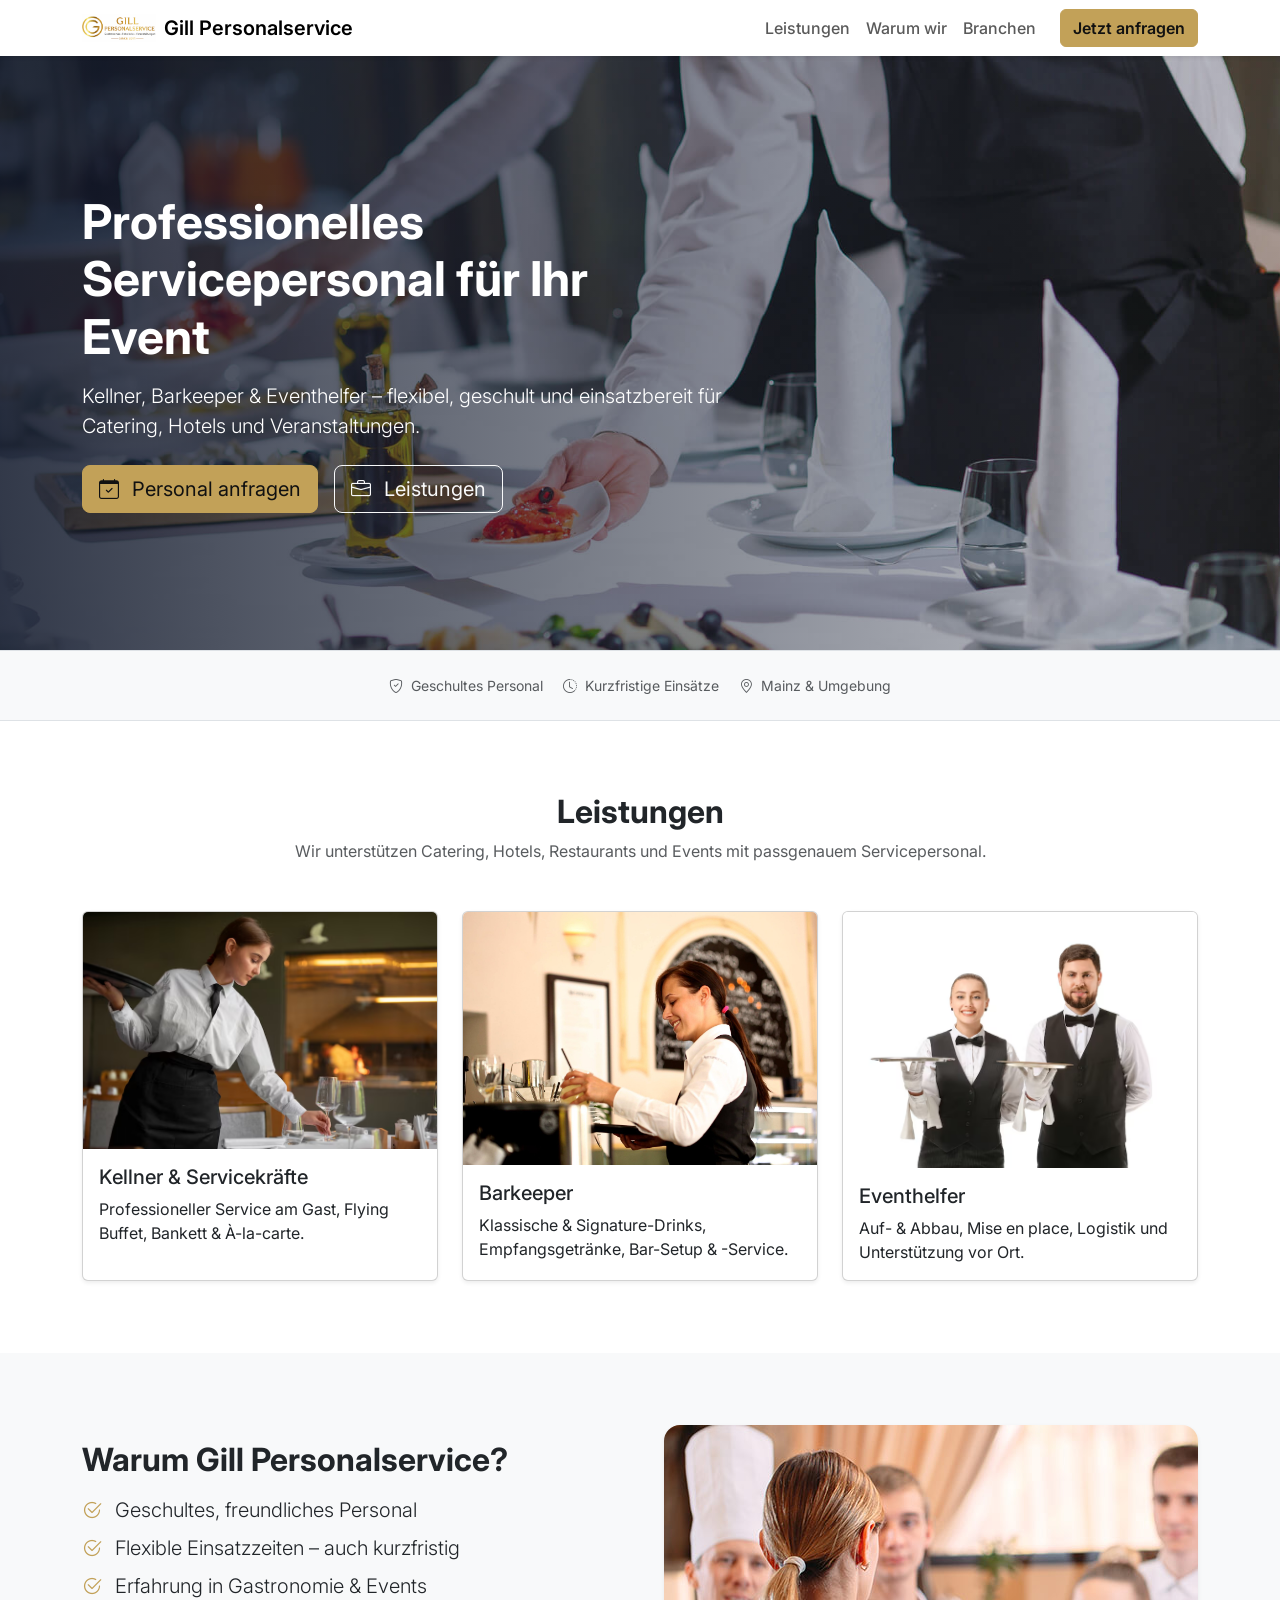
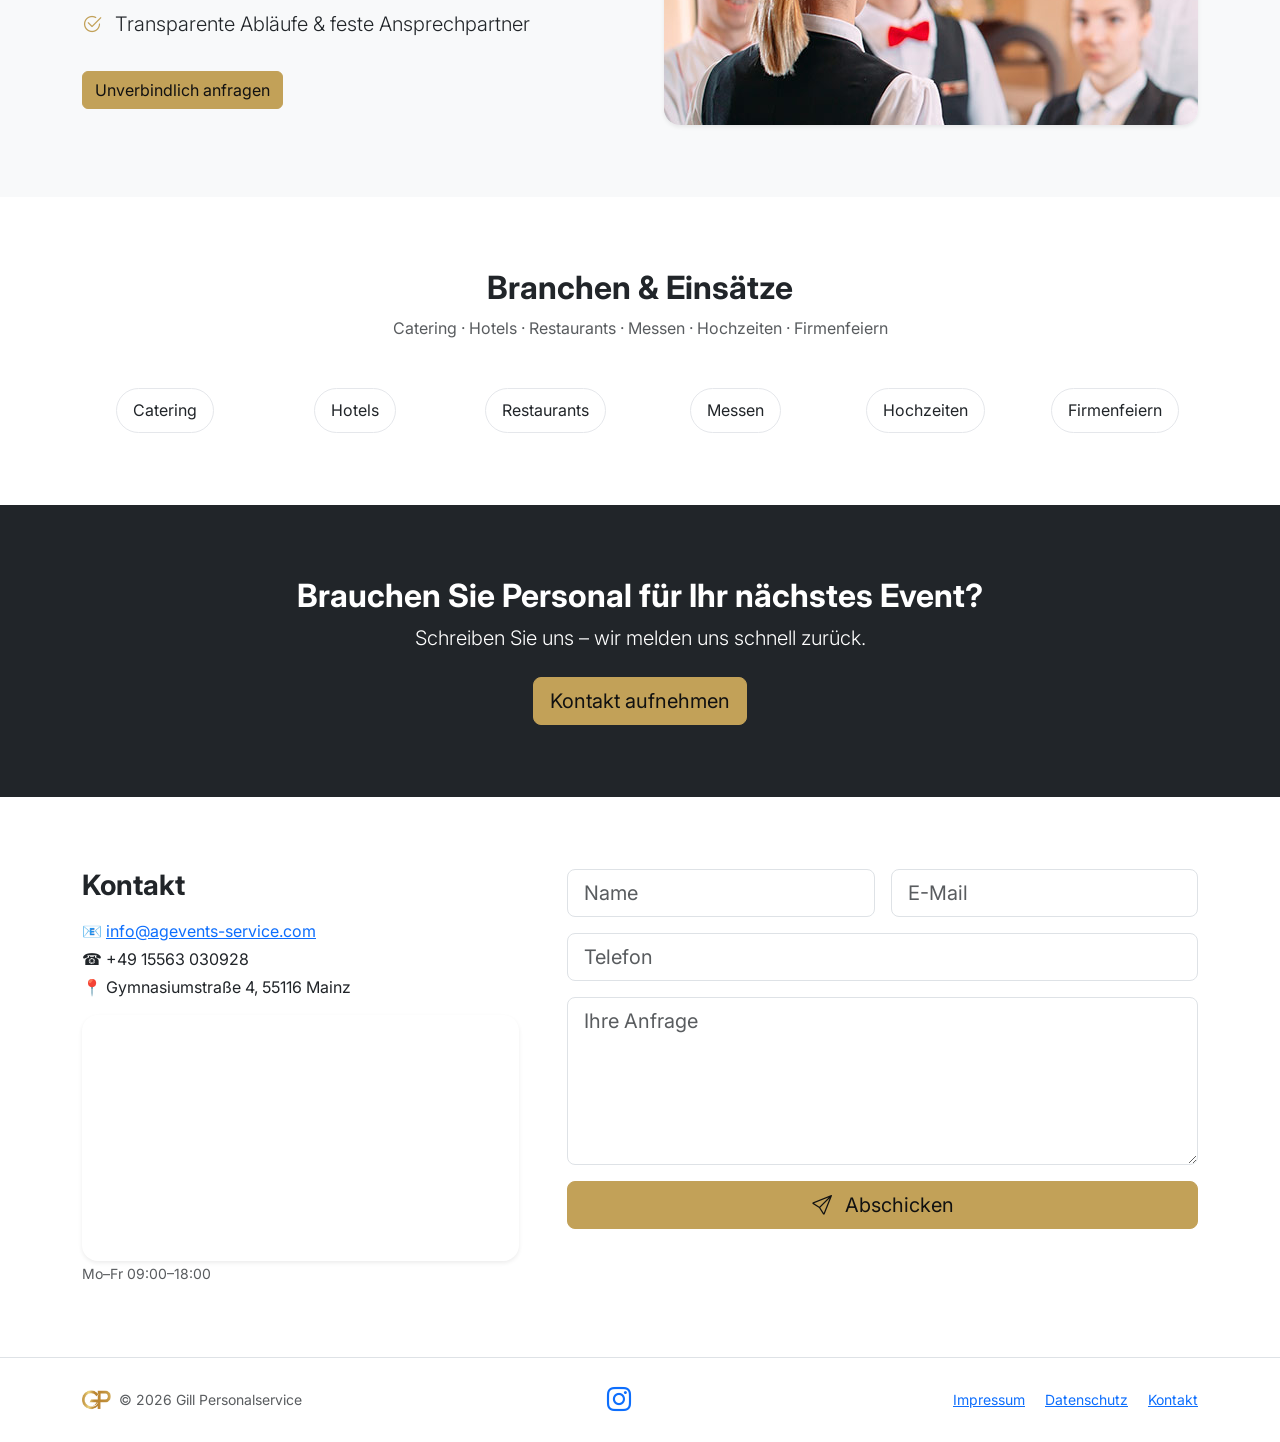
<file: index_Gill_Personalservice.html>
<!doctype html>
<html lang="de">
<head>
  <meta charset="utf-8">
  <meta name="viewport" content="width=device-width, initial-scale=1">
  <title>Gill Personalservice – Servicepersonal für Catering & Events</title>
  <meta name="description" content="Zuverlässige Kellner, Barkeeper und Eventhelfer für Hotels, Gastronomie und Veranstaltungen.">
  <link href="https://cdn.jsdelivr.net/npm/bootstrap@5.3.3/dist/css/bootstrap.min.css" rel="stylesheet">
  <link href="https://fonts.googleapis.com/css2?family=Inter:wght@400;500;600;700&display=swap" rel="stylesheet">
  <link href="https://cdn.jsdelivr.net/npm/bootstrap-icons@1.11.3/font/bootstrap-icons.css" rel="stylesheet">
  <link href="assets/css/style.css" rel="stylesheet">
  <link rel="icon" href="logo_1.png">
  
  <link href="https://cdn.jsdelivr.net/npm/bootstrap@5.3.3/dist/css/bootstrap.min.css" rel="stylesheet">
<link href="https://fonts.googleapis.com/css2?family=Inter:wght@400;500;600;700&display=swap" rel="stylesheet">
<link href="assets/css/style.css" rel="stylesheet">

</head>
<body>
<!-- NAV -->
<nav class="navbar navbar-expand-lg navbar-light sticky-top shadow-sm bg-white">
  <div class="container">
    <a class="navbar-brand d-flex align-items-center gap-2" href="#">
      <img src="Gill-Personalservice_logo_9.png" alt="Gill Personalservice" height="28">
      <span class="fw-semibold">Gill Personalservice</span>
    </a>
    <button class="navbar-toggler" type="button" data-bs-toggle="collapse" data-bs-target="#nav">
      <span class="navbar-toggler-icon"></span>
    </button>
    <div class="collapse navbar-collapse" id="nav">
      <ul class="navbar-nav ms-auto align-items-lg-center">
        <li class="nav-item"><a class="nav-link" href="#leistungen">Leistungen</a></li>
        <li class="nav-item"><a class="nav-link" href="#warum">Warum wir</a></li>
        <li class="nav-item"><a class="nav-link" href="#branchen">Branchen</a></li>
        <li class="nav-item"><a class="btn btn-accent ms-lg-3" href="#kontakt">Jetzt anfragen</a></li>
      </ul>
    </div>
  </div>
</nav>

<!-- HERO -->
<header class="hero d-flex align-items-center text-white">
  <div class="container py-5">
    <div class="row align-items-center">
      <div class="col-lg-7">
        <h1 class="display-5 fw-bold">Professionelles Servicepersonal für Ihr Event</h1>
        <p class="lead mt-3">Kellner, Barkeeper & Eventhelfer – flexibel, geschult und einsatzbereit für Catering, Hotels und Veranstaltungen.</p>
        <div class="d-flex gap-3 mt-4">
          <a href="#kontakt" class="btn btn-accent btn-lg"><i class="bi bi-calendar-check me-2"></i> Personal anfragen</a>
          <a href="#leistungen" class="btn btn-outline-light btn-lg"><i class="bi bi-briefcase me-2"></i> Leistungen</a>
        </div>
      </div>
    </div>
  </div>
  <div class="hero-bg" style="background-image:url('assets/img/catering-service-personal.jpeg');"></div>
  <div class="hero-overlay"></div>
</header>

<!-- TRUST / BADGES (опционально) -->
<section class="py-4 bg-light border-top border-bottom">
  <div class="container text-center small text-muted">
    <span class="me-3"><i class="bi bi-shield-check me-1"></i> Geschultes Personal</span>
    <span class="me-3"><i class="bi bi-clock-history me-1"></i> Kurzfristige Einsätze</span>
    <span><i class="bi bi-geo-alt me-1"></i> Mainz & Umgebung</span>
  </div>
</section>

<!-- LEISTUNGEN -->
<section id="leistungen" class="py-6">
  <div class="container">
    <div class="text-center mb-5">
      <h2 class="fw-bold">Leistungen</h2>
      <p class="text-muted">Wir unterstützen Catering, Hotels, Restaurants und Events mit passgenauem Servicepersonal.</p>
    </div>
    <div class="row g-4">
      <div class="col-md-4">
        <div class="card h-100 shadow-sm lift">
          <img class="card-img-top" src="assets/img/image (1).png" alt="Kellner & Servicekräfte">
          <div class="card-body">
            <h5 class="card-title">Kellner & Servicekräfte</h5>
            <p class="card-text">Professioneller Service am Gast, Flying Buffet, Bankett & À-la-carte.</p>
          </div>
        </div>
      </div>
      <div class="col-md-4">
        <div class="card h-100 shadow-sm lift">
          <img class="card-img-top" src="assets/img/waitress-2376728_1280.jpg" alt="Barkeeper">
          <div class="card-body">
            <h5 class="card-title">Barkeeper</h5>
            <p class="card-text">Klassische & Signature-Drinks, Empfangsgetränke, Bar-Setup & -Service.</p>
          </div>
        </div>
      </div>
      <div class="col-md-4">
        <div class="card h-100 shadow-sm lift">
          <img class="card-img-top" src="assets/img/image (2).png" alt="Eventhelfer">
          <div class="card-body">
            <h5 class="card-title">Eventhelfer</h5>
            <p class="card-text">Auf- & Abbau, Mise en place, Logistik und Unterstützung vor Ort.</p>
          </div>
        </div>
      </div>
    </div>
  </div>
</section>

<!-- WARUM WIR -->
<section id="warum" class="py-6 bg-light">
  <div class="container">
    <div class="row align-items-center g-5">
      <div class="col-lg-6">
        <h2 class="fw-bold">Warum Gill Personalservice?</h2>
        <ul class="list-unstyled mt-3 lead">
          <li class="mb-2"><i class="bi bi-check2-circle text-accent me-2"></i> Geschultes, freundliches Personal</li>
          <li class="mb-2"><i class="bi bi-check2-circle text-accent me-2"></i> Flexible Einsatzzeiten – auch kurzfristig</li>
          <li class="mb-2"><i class="bi bi-check2-circle text-accent me-2"></i> Erfahrung in Gastronomie & Events</li>
          <li class="mb-2"><i class="bi bi-check2-circle text-accent me-2"></i> Transparente Abläufe & feste Ansprechpartner</li>
        </ul>
        <a href="#kontakt" class="btn btn-accent mt-3">Unverbindlich anfragen</a>
      </div>
      <div class="col-lg-6">
        <div class="ratio ratio-16x9 rounded-4 shadow-sm bg-cover" style="background-image:url('assets/img/professionelles-servicepersonal-berlin.jpg');"></div>
      </div>
    </div>
  </div>
</section>

<!-- BRANCHEN -->
<section id="branchen" class="py-6">
  <div class="container">
    <div class="text-center mb-5">
      <h2 class="fw-bold">Branchen & Einsätze</h2>
      <p class="text-muted">Catering · Hotels · Restaurants · Messen · Hochzeiten · Firmenfeiern</p>
    </div>
    <div class="row text-center g-4">
      <div class="col-6 col-md-4 col-lg-2"><div class="pill">Catering</div></div>
      <div class="col-6 col-md-4 col-lg-2"><div class="pill">Hotels</div></div>
      <div class="col-6 col-md-4 col-lg-2"><div class="pill">Restaurants</div></div>
      <div class="col-6 col-md-4 col-lg-2"><div class="pill">Messen</div></div>
      <div class="col-6 col-md-4 col-lg-2"><div class="pill">Hochzeiten</div></div>
      <div class="col-6 col-md-4 col-lg-2"><div class="pill">Firmenfeiern</div></div>
    </div>
  </div>
</section>

<!-- CTA BIG -->
<section class="py-6 bg-dark text-white text-center">
  <div class="container">
    <h2 class="fw-bold">Brauchen Sie Personal für Ihr nächstes Event?</h2>
    <p class="lead mt-2">Schreiben Sie uns – wir melden uns schnell zurück.</p>
    <a href="#kontakt" class="btn btn-accent btn-lg mt-2">Kontakt aufnehmen</a>
  </div>
</section>

<!-- KONTAKT -->
<section id="kontakt" class="py-6">
  <div class="container">
    <div class="row g-5">
      <div class="col-lg-5">
        <h3 class="fw-bold mb-3">Kontakt</h3>
        <p class="mb-1">📧 <a href="mailto:info@agevents-service.com">info@agevents-service.com</a></p>
        <p class="mb-1">☎ +49 15563 030928</p>
        <p>📍 Gymnasiumstraße 4, 55116 Mainz</p>
        <!-- Google Maps (простой embed) -->
<div class="ratio ratio-16x9 rounded-4 shadow-sm overflow-hidden">
  <iframe
    src="https://www.google.com/maps?q=Gymnasiumstraße%204,%2055116%20Mainz&output=embed"
    style="border:0;" allowfullscreen="" loading="lazy"
    referrerpolicy="no-referrer-when-downgrade">
  </iframe>
</div>

        <small class="text-muted">Mo–Fr 09:00–18:00</small>
      </div>
      <div class="col-lg-7">
        <!-- отправка через Formspree (замени XXXXX на свой ID) -->
        <form action="https://formspree.io/f/XXXXX" method="POST" class="row g-3">
          <div class="col-md-6"><input class="form-control form-control-lg" name="name" placeholder="Name" required></div>
          <div class="col-md-6"><input class="form-control form-control-lg" type="email" name="email" placeholder="E-Mail" required></div>
          <div class="col-12"><input class="form-control form-control-lg" name="telefon" placeholder="Telefon"></div>
          <div class="col-12"><textarea class="form-control form-control-lg" name="nachricht" rows="5" placeholder="Ihre Anfrage"></textarea></div>
          <div class="col-12"><button class="btn btn-accent btn-lg w-100" type="submit"><i class="bi bi-send me-2"></i> Abschicken</button></div>
        </form>
      </div>
    </div>
  </div>
</section>

<!-- FOOTER -->
<footer class="border-top py-4">
  <div class="container d-flex flex-wrap justify-content-between align-items-center gap-3">
    <div class="d-flex align-items-center gap-2">
      <img src="Gill-Personalservice_logo_klein_weiss_2.png" alt="" height="20">
      <span class="small text-muted">© <span id="y"></span> Gill Personalservice</span>
    </div>
    <a class="me-3" href="https://www.instagram.com/ag_events_service" target="_blank" rel="noopener">
  <i class="bi bi-instagram" style="font-size:1.5rem;"></i>
</a>
    <div class="small">



      <a class="me-3" href="impressum.html">Impressum</a>
      <a class="me-3" href="datenschutz.html">Datenschutz</a>
      <a href="#kontakt">Kontakt</a>
    </div>
  </div>
</footer>

<script src="https://cdn.jsdelivr.net/npm/bootstrap@5.3.3/dist/js/bootstrap.bundle.min.js"></script>
<script src="assets/js/script.js"></script>
</body>
</html>
</file>
<file: assets/css/style.css>
:root{
  --brand:#0F172A;   /* тёмный */
  --accent:#C2A158;  /* золотистый акцент */
  --muted:#64748B;
}
*{font-family:Inter,system-ui,-apple-system,Segoe UI,Roboto,Arial,sans-serif}
.btn-accent{background:var(--accent); border-color:var(--accent); color:#111;}
.btn-accent:hover{filter:brightness(.95); color:#111;}
.text-accent{color:var(--accent)!important}
.py-6{padding-top:4.5rem;padding-bottom:4.5rem}

/* hero */
.hero{position:relative; min-height:66vh; overflow:hidden; background:#111}
.hero-bg{position:absolute; inset:0; background-size:cover; background-position:center; transform:scale(1.05)}
.hero-overlay{position:absolute; inset:0; background:linear-gradient(90deg, rgba(15,23,42,.85), rgba(15,23,42,.2))}
.hero .container{position:relative; z-index:2}
.hero .btn-accent:hover,
.hero .btn-accent:focus{
  background:#d7bc74;
  border-color:#d7bc74;
  color:#111;
  box-shadow:0 0 0.75rem rgba(215, 188, 116, 0.55);
}
.hero .btn-hero-outline{
  border-color:#f8f9fa;
  color:#f8f9fa;
}
.hero .btn-hero-outline:hover,
.hero .btn-hero-outline:focus{
  background:#d7bc74;
  border-color:#d7bc74;
  color:#111;
  box-shadow:0 0 0.75rem rgba(215, 188, 116, 0.55);
}

.btn-accent-glow:hover,
.btn-accent-glow:focus{
  background:#d7bc74;
  border-color:#d7bc74;
  color:#111;
  box-shadow:0 0 0.75rem rgba(215, 188, 116, 0.55);
}

/* scroll reveal */
.reveal{opacity:0; transform:translateY(14px); transition:opacity .6s ease, transform .6s ease}
.reveal.is-visible{opacity:1; transform:none}
@media (prefers-reduced-motion: reduce){
  .reveal{opacity:1; transform:none; transition:none}
}

/* карточки */
.lift{transition:transform .2s ease, box-shadow .2s ease}
.lift:hover{transform:translateY(-4px); box-shadow:0 12px 30px rgba(0,0,0,.08)}

.pill{display:inline-block; padding:.6rem 1rem; border:1px solid #e5e7eb; border-radius:999px}
.nav-link{font-weight:500}
.navbar .btn{font-weight:600}
.navbar .nav-link{
  position:relative;
}
.navbar .nav-link:hover,
.navbar .nav-link:focus{
  color:#111;
}
.navbar .nav-link:hover::after,
.navbar .nav-link:focus::after{
  content:"";
  position:absolute;
  left:0;
  right:0;
  bottom:-6px;
  height:2px;
  background:#111;
}
</file>
